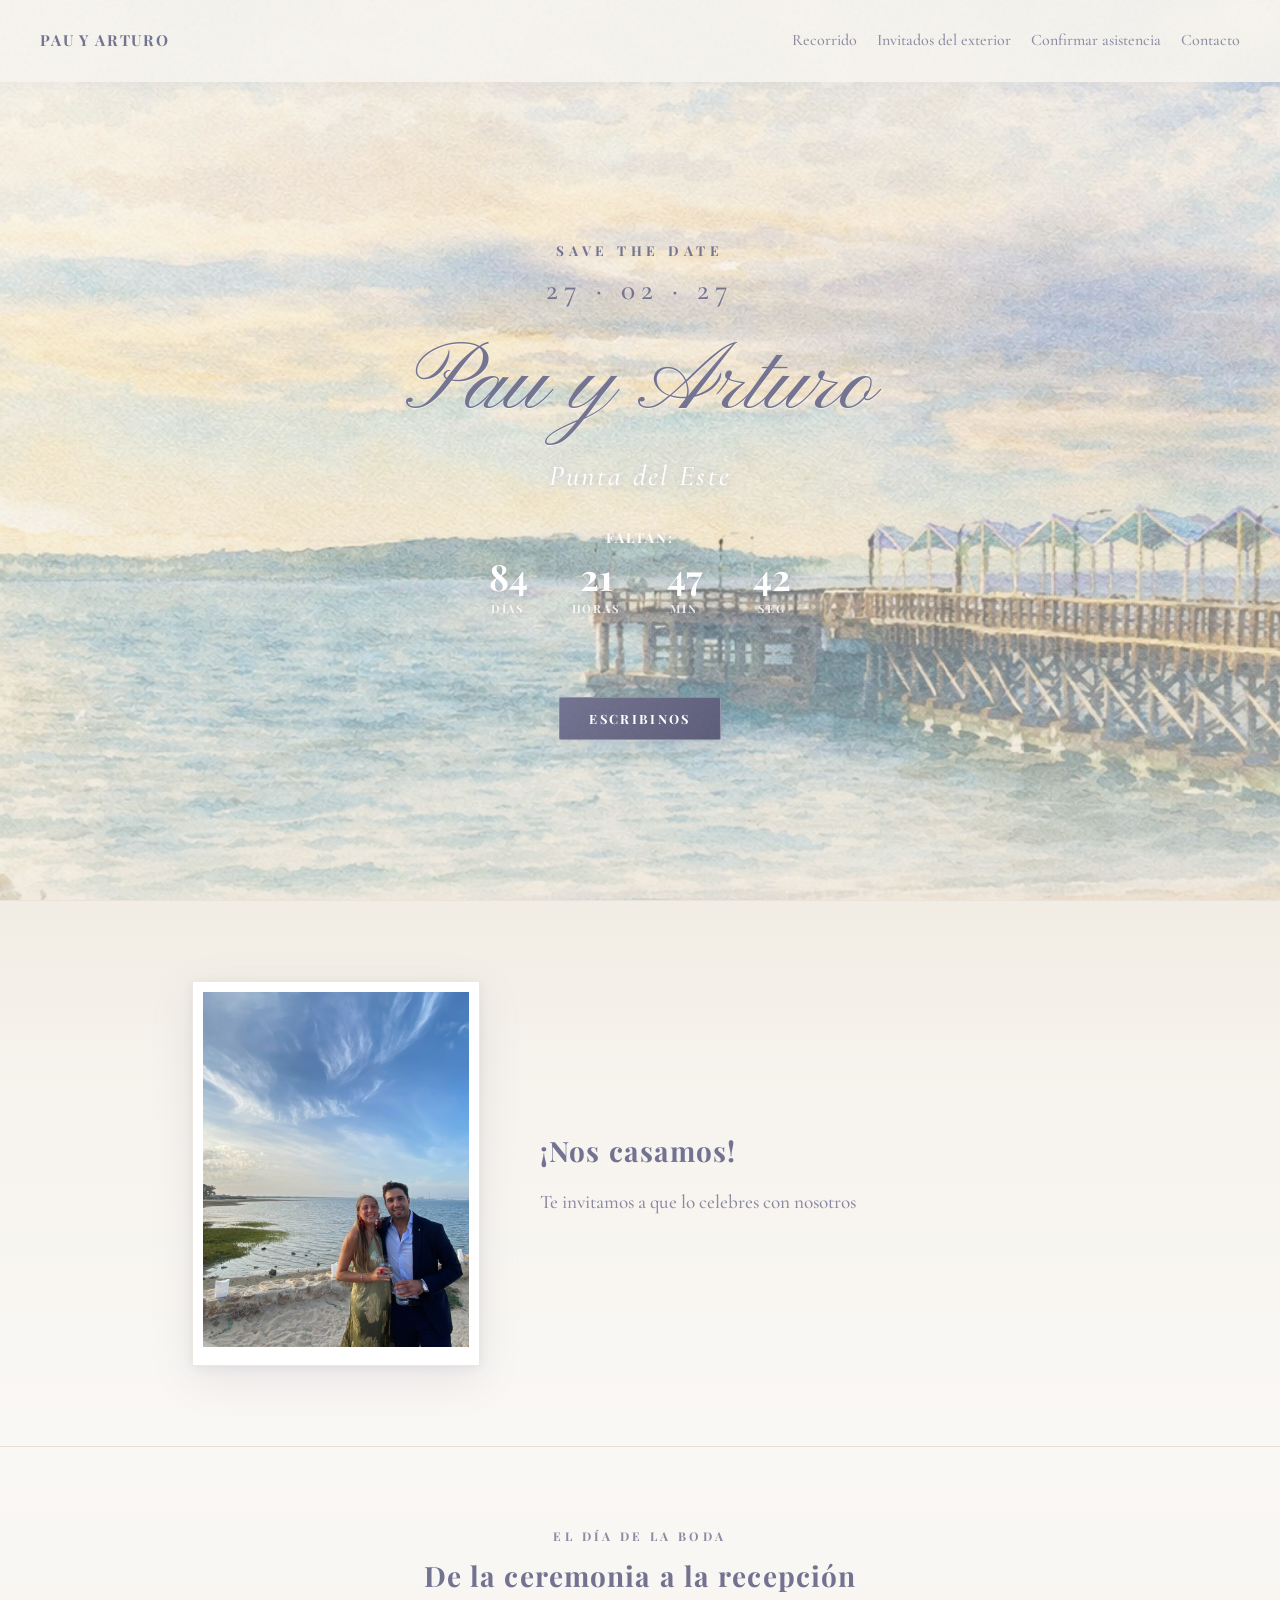
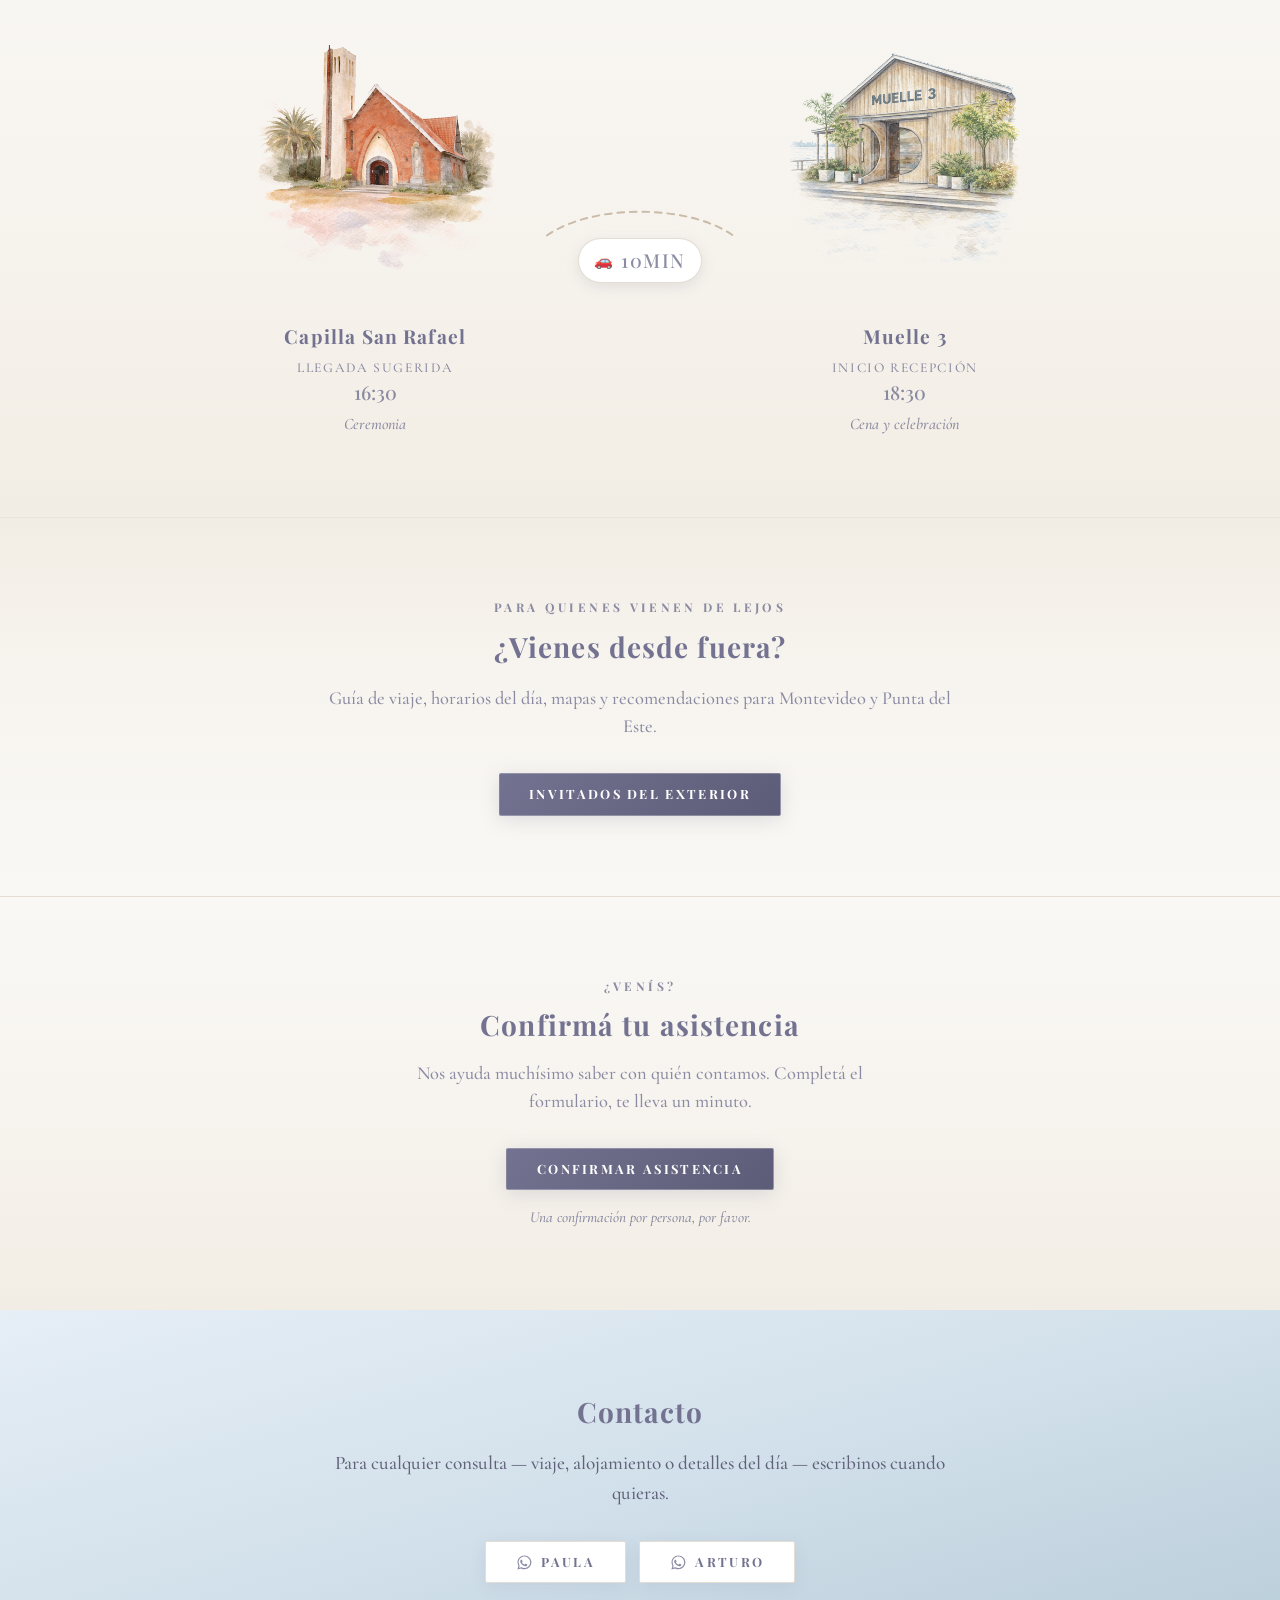
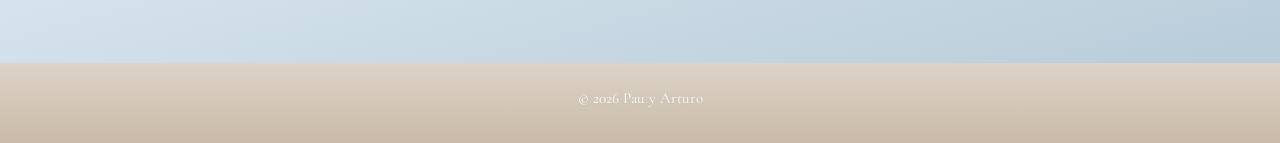
<file: index.html>
<!DOCTYPE html>
<html lang="es">
    <head>
        <meta charset="UTF-8">
        <meta name="viewport" content="width=device-width, initial-scale=1.0">
        <title>Pau y Arturo — Save the Date</title>
        <meta name="description" content="Save the date — Pau y Arturo. Punta del Este, 27 de febrero de 2027.">
        <link rel="preconnect" href="https://fonts.googleapis.com">
        <link rel="preconnect" href="https://fonts.gstatic.com" crossorigin>
        <link href="https://fonts.googleapis.com/css2?family=Cormorant+Garamond:ital,wght@0,400;0,500;0,600;0,700;1,400;1,500&family=Pinyon+Script&family=Playfair+Display:ital,wght@0,400;0,600;0,700;0,800;1,400;1,600&display=swap" rel="stylesheet">
        <link rel="stylesheet" href="style.css?v=3">
    </head>
    <body>
        <header class="site-header">
            <a href="index.html" class="site-tag">Pau y Arturo</a>
            <nav class="site-nav" aria-label="Principal">
                <a href="#journey">Recorrido</a>
                <a href="#invite-exterior">Invitados del exterior</a>
                <a href="#rsvp">Confirmar asistencia</a>
                <a href="#contact">Contacto</a>
            </nav>
        </header>
        <main>
            <section id="hero" class="hero" aria-label="Save the date">
                <div class="hero__inner">
                    <p class="hero__kicker">Save the date</p>
                    <p class="hero__date">27 · 02 · 27</p>
                    <h1 class="hero__names">Pau y Arturo</h1>
                    <p class="hero__place">Punta del Este</p>

                    <p class="countdown__intro">Faltan:</p>
                    <div class="countdown" id="countdown" aria-label="Cuenta regresiva para la boda">
                        <div class="countdown__item">
                            <span class="countdown__value" id="cd-days">00</span>
                            <span class="countdown__label">Días</span>
                        </div>
                        <div class="countdown__item">
                            <span class="countdown__value" id="cd-hours">00</span>
                            <span class="countdown__label">Horas</span>
                        </div>
                        <div class="countdown__item">
                            <span class="countdown__value" id="cd-minutes">00</span>
                            <span class="countdown__label">Min</span>
                        </div>
                        <div class="countdown__item">
                            <span class="countdown__value" id="cd-seconds">00</span>
                            <span class="countdown__label">Seg</span>
                        </div>
                    </div>

                    <a href="#contact" class="cta hero__cta">Escribinos</a>
                </div>
            </section>

            <section id="about" class="panel panel--cream">
                <div class="about-layout">
                    <figure class="photo-card">
                        <img
                            src="assets/pau-art-playa.jpg"
                            alt="Pau y Arturo en la playa"
                            width="768"
                            height="1024"
                            loading="lazy"
                            decoding="async"
                        >
                    </figure>
                    <div class="panel__content panel__content--about">
                        <h2>¡Nos casamos!</h2>
                        <p>Te invitamos a que lo celebres con nosotros</p>
                    </div>
                </div>
            </section>

            <!-- Journey: chapel → road → reception salon -->
            <section id="journey" class="panel panel--paper journey" aria-labelledby="journey-heading">
                <div class="journey__wrap">
                    <header class="section-intro">
                        <p class="section-intro__kicker">El día de la boda</p>
                        <h2 id="journey-heading">De la ceremonia a la recepción</h2>
                    </header>

                    <div class="journey__scene" aria-label="Recorrido de la capilla al salón">
                        <article class="journey__stop journey__stop--chapel">
                            <figure class="journey__figure">
                                <img
                                    src="assets/chapel.png"
                                    alt="Acuarela de la Capilla San Rafael"
                                    width="448"
                                    height="560"
                                    loading="lazy"
                                    decoding="async"
                                >
                            </figure>
                            <div class="journey__label">
                                <h3 class="journey__place">Capilla San Rafael</h3>
                                <p class="journey__time">
                                    <span class="journey__time-label">Llegada sugerida</span>
                                    <time datetime="2027-02-27T16:30">16:30</time>
                                </p>
                                <p class="journey__detail">Ceremonia</p>
                            </div>
                        </article>

                        <div class="journey__path journey__path--route" aria-hidden="true">
                            <svg class="journey__path-svg journey__path-svg--desktop" viewBox="0 0 400 100" preserveAspectRatio="xMidYMid meet">
                                <path
                                    class="journey__route"
                                    d="M 6 76 C 100 10, 300 10, 394 76"
                                    fill="none"
                                    stroke-width="4"
                                    stroke-dasharray="14 12"
                                />
                            </svg>
                            <svg class="journey__path-svg journey__path-svg--mobile" viewBox="0 0 80 200" preserveAspectRatio="xMidYMid meet">
                                <path
                                    class="journey__route"
                                    d="M 40 6 L 40 194"
                                    fill="none"
                                    stroke-width="4"
                                    stroke-dasharray="14 12"
                                />
                            </svg>
                            <p class="journey__drive-note">
                                <span class="journey__drive-icon" aria-hidden="true">🚗</span>
                                10min
                            </p>
                        </div>

                        <article class="journey__stop journey__stop--salon">
                            <figure class="journey__figure">
                                <img
                                    src="assets/salon.png"
                                    alt="Acuarela de Muelle 3, salón de recepción"
                                    width="448"
                                    height="560"
                                    loading="lazy"
                                    decoding="async"
                                >
                            </figure>
                            <div class="journey__label">
                                <h3 class="journey__place">Muelle 3</h3>
                                <p class="journey__time">
                                    <span class="journey__time-label">Inicio recepción</span>
                                    <time datetime="2027-02-27T18:30">18:30</time>
                                </p>
                                <p class="journey__detail">Cena y celebración</p>
                            </div>
                        </article>
                    </div>
                </div>
            </section>

            <section id="invite-exterior" class="panel panel--cream panel--invite" aria-labelledby="invite-exterior-heading">
                <div class="panel__content panel__content--invite">
                    <p class="section-intro__kicker">Para quienes vienen de lejos</p>
                    <h2 id="invite-exterior-heading">¿Vienes desde fuera?</h2>
                    <p>Guía de viaje, horarios del día, mapas y recomendaciones para Montevideo y Punta del Este.</p>
                    <a href="invitados-exterior.html" class="cta">Invitados del exterior</a>
                </div>
            </section>

            <section id="rsvp" class="panel panel--paper panel--rsvp" aria-labelledby="rsvp-heading">
                <div class="panel__content panel__content--rsvp">
                    <p class="section-intro__kicker">¿Venís?</p>
                    <h2 id="rsvp-heading">Confirmá tu asistencia</h2>
                    <p class="rsvp__lede">Nos ayuda muchísimo saber con quién contamos. Completá el formulario, te lleva un minuto.</p>
                    <!-- TODO: reemplazar por el link real del Google Form -->
                    <a href="https://forms.gle/PLACEHOLDER" class="cta cta--rsvp" target="_blank" rel="noopener">Confirmar asistencia</a>
                    <p class="rsvp__note">Una confirmación por persona, por favor.</p>
                </div>
            </section>

            <section id="contact" class="panel panel--mist">
                <div class="panel__content">
                    <h2>Contacto</h2>
                    <p>Para cualquier consulta — viaje, alojamiento o detalles del día — escribinos cuando quieras.</p>
                    <p class="contact-actions">
                        <a href="https://wa.me/34603473791" class="cta cta--light cta--whatsapp" target="_blank" rel="noopener">
                            <svg class="cta__icon" viewBox="0 0 24 24" aria-hidden="true"><path d="M12.04 2C6.58 2 2.13 6.45 2.13 11.91c0 1.79.47 3.51 1.36 5.03L2 22l5.25-1.38a9.9 9.9 0 0 0 4.79 1.22h.01c5.46 0 9.91-4.45 9.91-9.91 0-2.65-1.03-5.14-2.9-7.01A9.87 9.87 0 0 0 12.04 2zm0 1.67c2.19 0 4.25.85 5.79 2.4a8.2 8.2 0 0 1 2.41 5.84c0 4.55-3.7 8.25-8.25 8.25a8.2 8.2 0 0 1-4.19-1.15l-.3-.18-3.12.82.83-3.04-.2-.31a8.18 8.18 0 0 1-1.26-4.39c0-4.55 3.7-8.24 8.29-8.24zm-4.52 4.6c-.16 0-.42.06-.64.31s-.85.83-.85 2.03.87 2.36.99 2.52c.12.16 1.71 2.73 4.23 3.72 2.1.83 2.52.66 2.98.62.46-.04 1.48-.6 1.69-1.19.21-.58.21-1.08.15-1.19-.06-.11-.23-.17-.48-.3-.25-.12-1.48-.73-1.71-.81-.23-.08-.4-.12-.56.12-.16.25-.64.81-.79.98-.15.16-.29.18-.54.06-.25-.12-1.05-.39-2-1.23-.74-.66-1.24-1.48-1.39-1.73-.14-.25-.02-.38.11-.5.11-.11.25-.29.37-.43.12-.14.16-.25.25-.41.08-.16.04-.31-.02-.43-.06-.12-.56-1.35-.77-1.85-.2-.48-.4-.42-.56-.42h-.47z"/></svg>
                            Paula
                        </a>
                        <a href="https://wa.me/34699781002" class="cta cta--light cta--whatsapp" target="_blank" rel="noopener">
                            <svg class="cta__icon" viewBox="0 0 24 24" aria-hidden="true"><path d="M12.04 2C6.58 2 2.13 6.45 2.13 11.91c0 1.79.47 3.51 1.36 5.03L2 22l5.25-1.38a9.9 9.9 0 0 0 4.79 1.22h.01c5.46 0 9.91-4.45 9.91-9.91 0-2.65-1.03-5.14-2.9-7.01A9.87 9.87 0 0 0 12.04 2zm0 1.67c2.19 0 4.25.85 5.79 2.4a8.2 8.2 0 0 1 2.41 5.84c0 4.55-3.7 8.25-8.25 8.25a8.2 8.2 0 0 1-4.19-1.15l-.3-.18-3.12.82.83-3.04-.2-.31a8.18 8.18 0 0 1-1.26-4.39c0-4.55 3.7-8.24 8.29-8.24zm-4.52 4.6c-.16 0-.42.06-.64.31s-.85.83-.85 2.03.87 2.36.99 2.52c.12.16 1.71 2.73 4.23 3.72 2.1.83 2.52.66 2.98.62.46-.04 1.48-.6 1.69-1.19.21-.58.21-1.08.15-1.19-.06-.11-.23-.17-.48-.3-.25-.12-1.48-.73-1.71-.81-.23-.08-.4-.12-.56.12-.16.25-.64.81-.79.98-.15.16-.29.18-.54.06-.25-.12-1.05-.39-2-1.23-.74-.66-1.24-1.48-1.39-1.73-.14-.25-.02-.38.11-.5.11-.11.25-.29.37-.43.12-.14.16-.25.25-.41.08-.16.04-.31-.02-.43-.06-.12-.56-1.35-.77-1.85-.2-.48-.4-.42-.56-.42h-.47z"/></svg>
                            Arturo
                        </a>
                    </p>
                </div>
            </section>
        </main>
        <footer class="site-footer">
            <p>&copy; 2026 Pau y Arturo</p>
        </footer>
        <script>
            (function () {
                var target = new Date("2027-02-27T17:00:00-03:00").getTime();
                var daysEl = document.getElementById("cd-days");
                var hoursEl = document.getElementById("cd-hours");
                var minutesEl = document.getElementById("cd-minutes");
                var secondsEl = document.getElementById("cd-seconds");
                if (!daysEl) return;

                function pad(n) {
                    return String(n).padStart(2, "0");
                }

                function tick() {
                    var diff = target - Date.now();
                    if (diff <= 0) {
                        daysEl.textContent = "00";
                        hoursEl.textContent = "00";
                        minutesEl.textContent = "00";
                        secondsEl.textContent = "00";
                        clearInterval(timer);
                        return;
                    }
                    daysEl.textContent = pad(Math.floor(diff / 86400000));
                    hoursEl.textContent = pad(Math.floor((diff % 86400000) / 3600000));
                    minutesEl.textContent = pad(Math.floor((diff % 3600000) / 60000));
                    secondsEl.textContent = pad(Math.floor((diff % 60000) / 1000));
                }

                tick();
                var timer = setInterval(tick, 1000);
            })();
        </script>
    </body>
</html>
</file>
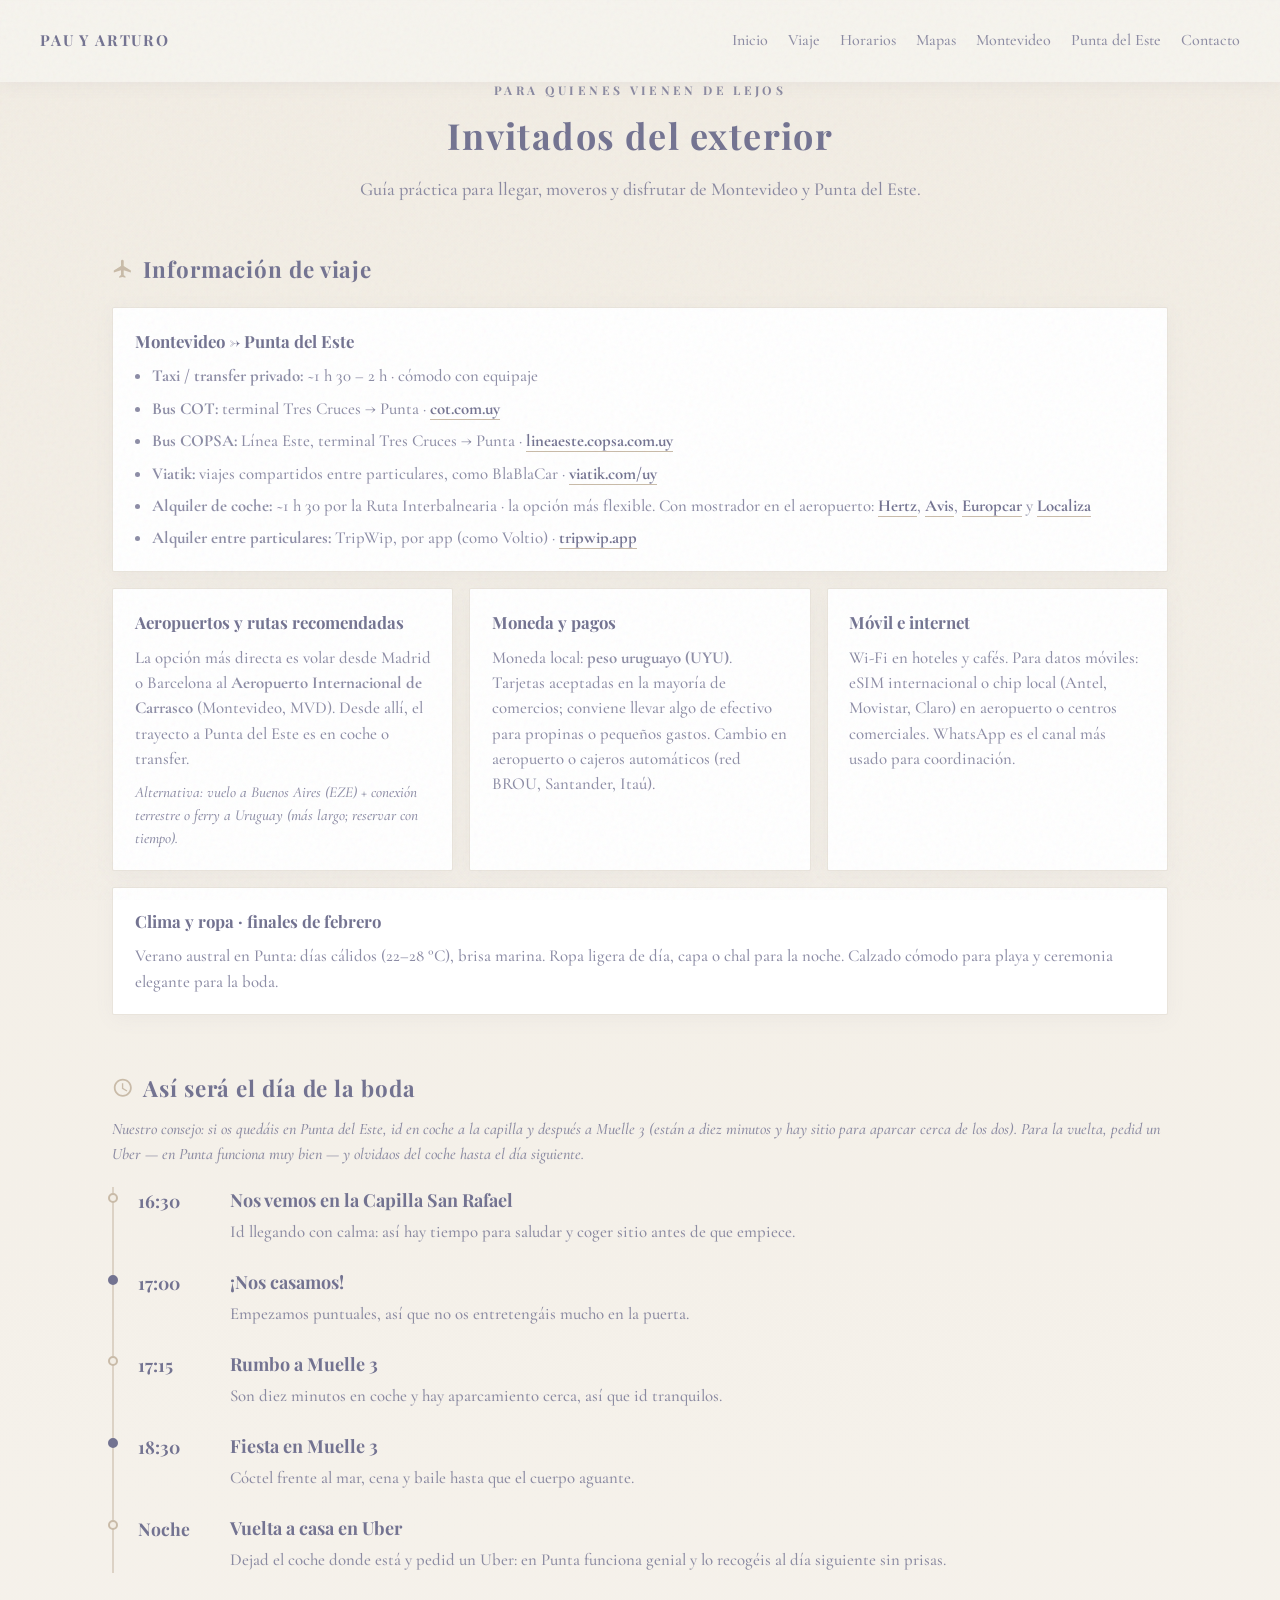
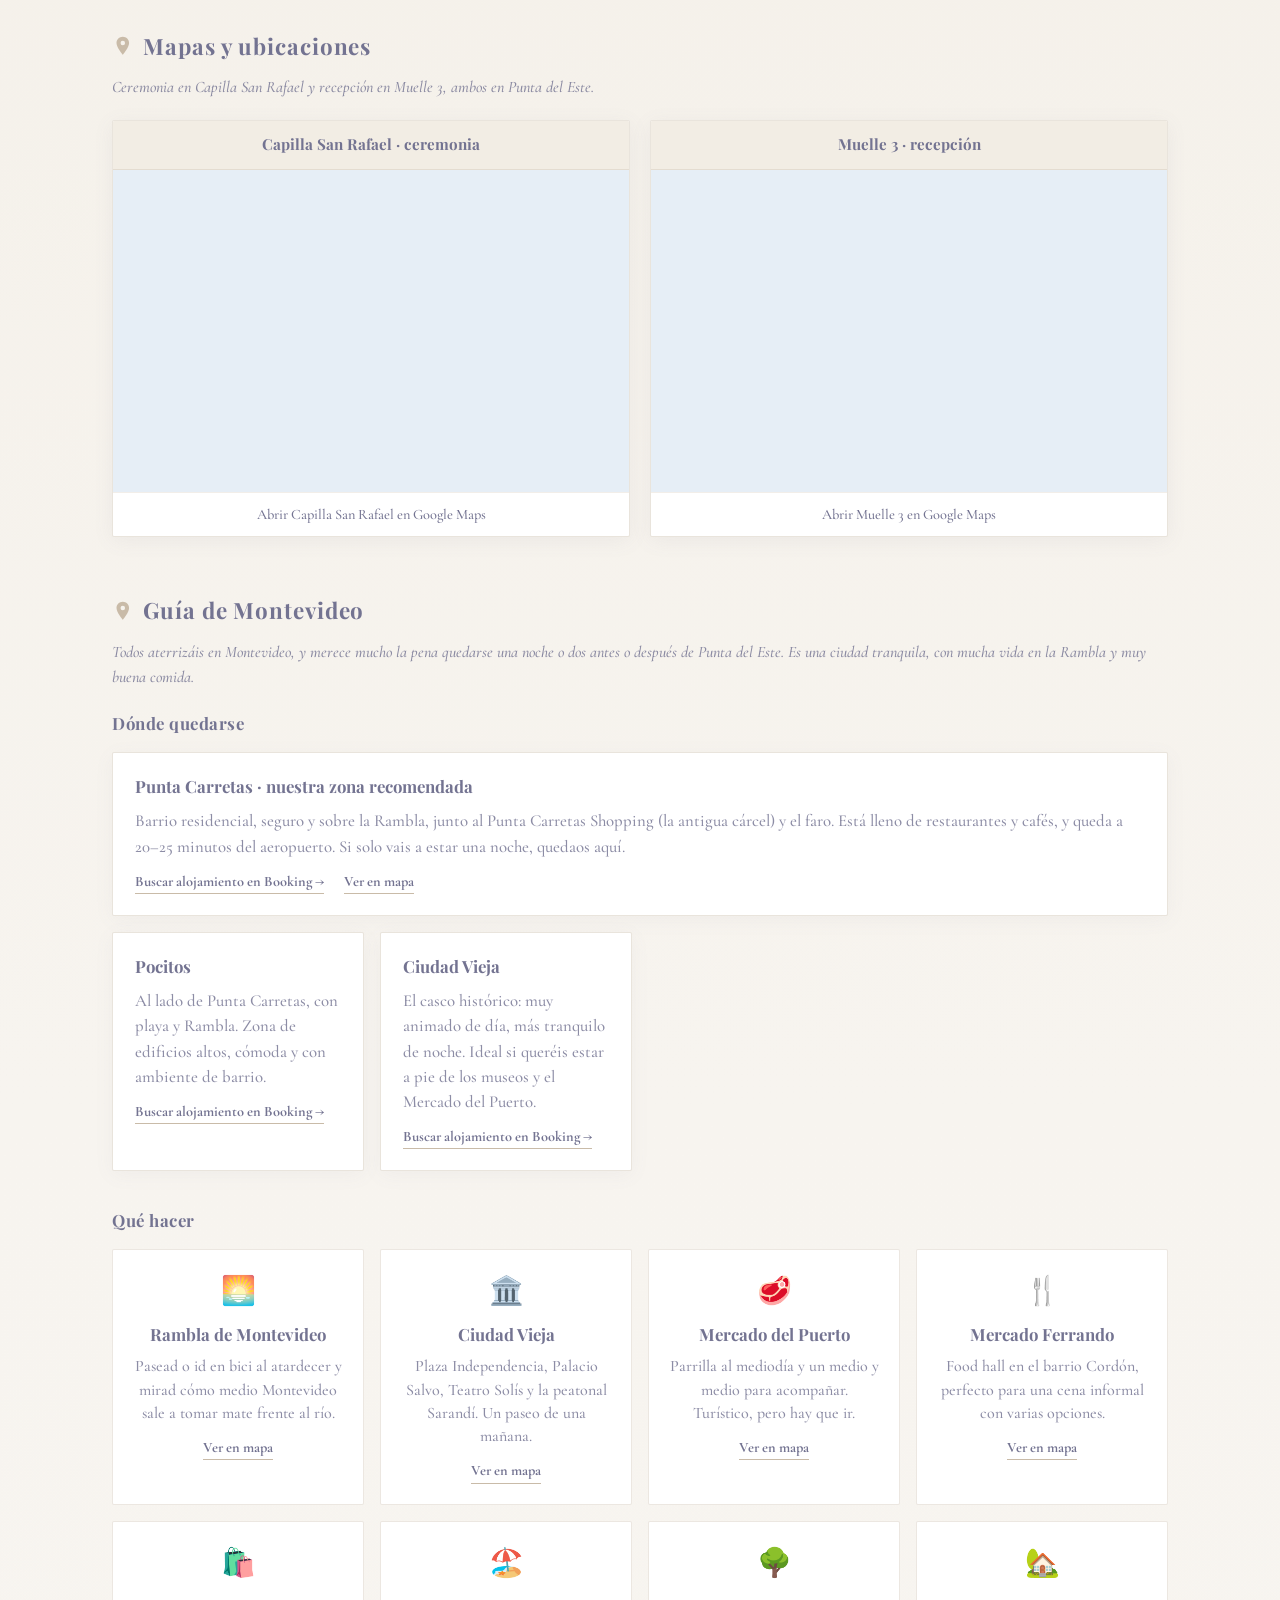
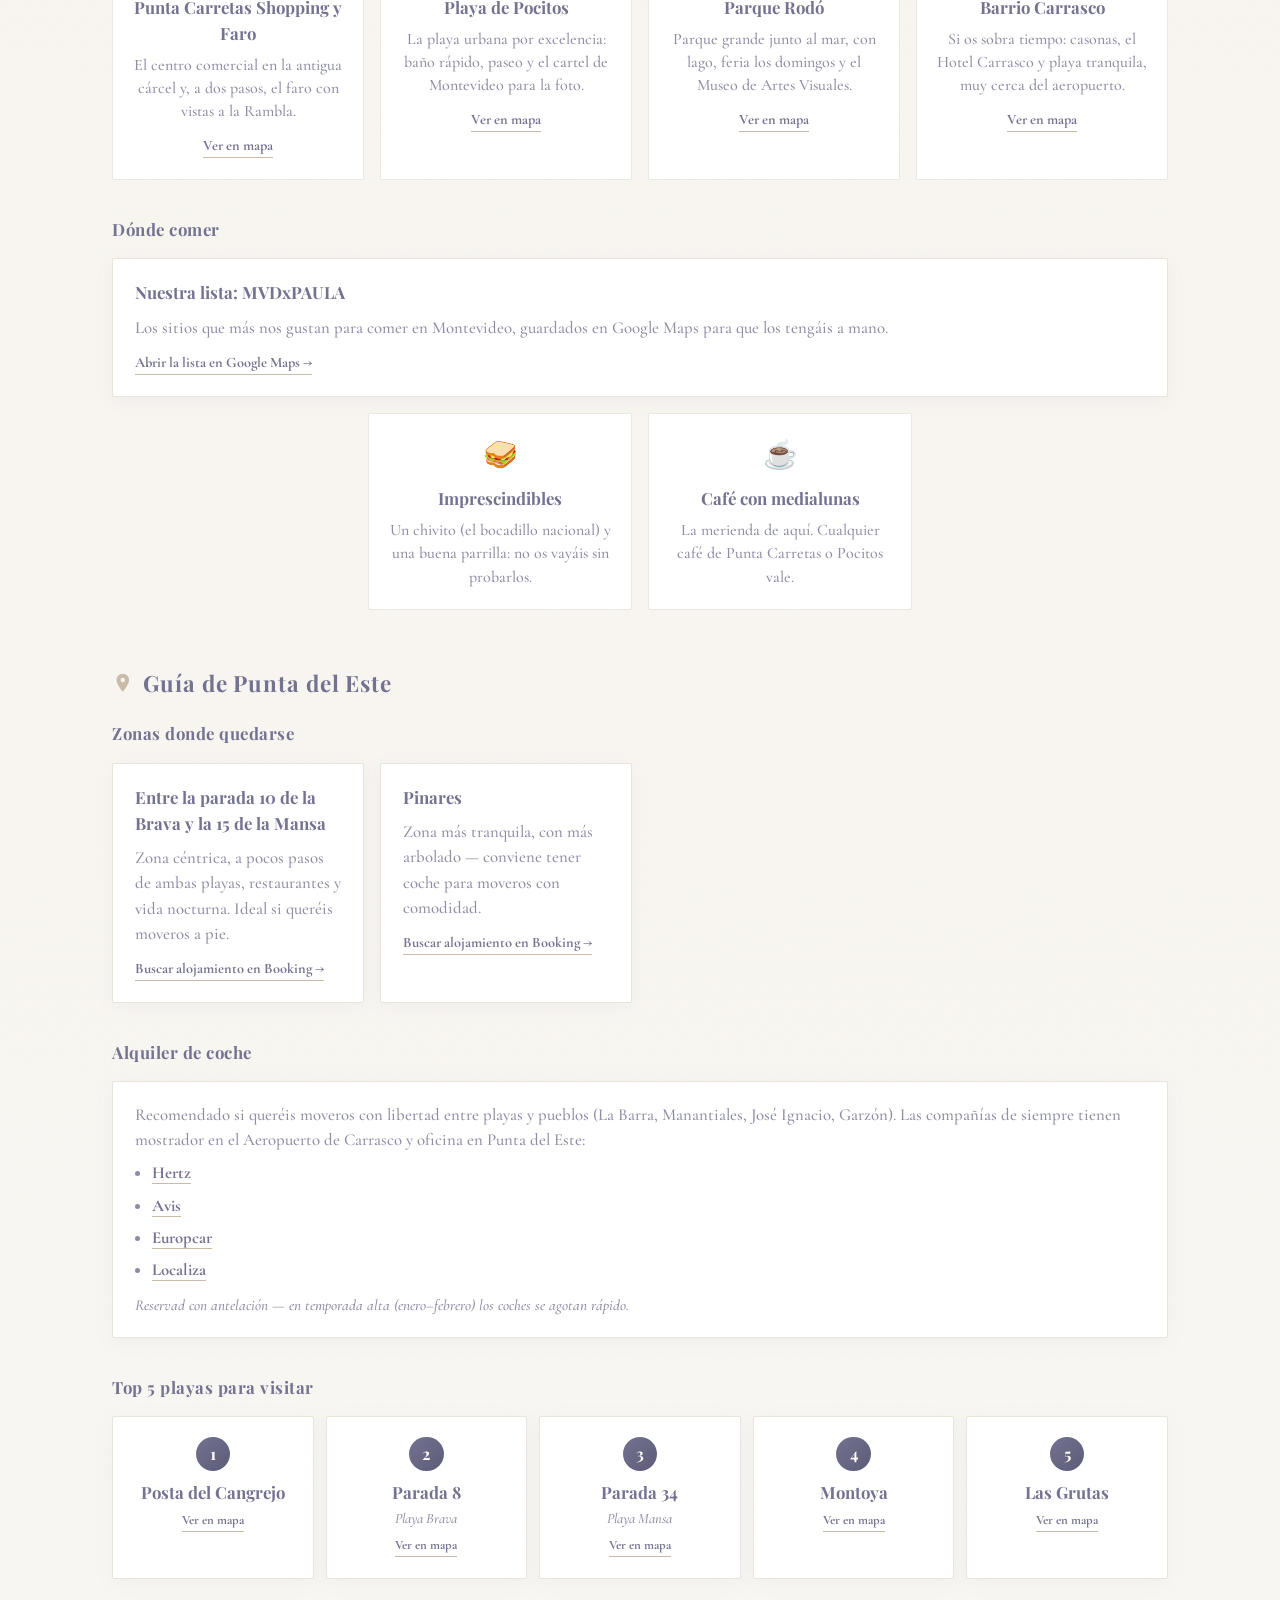
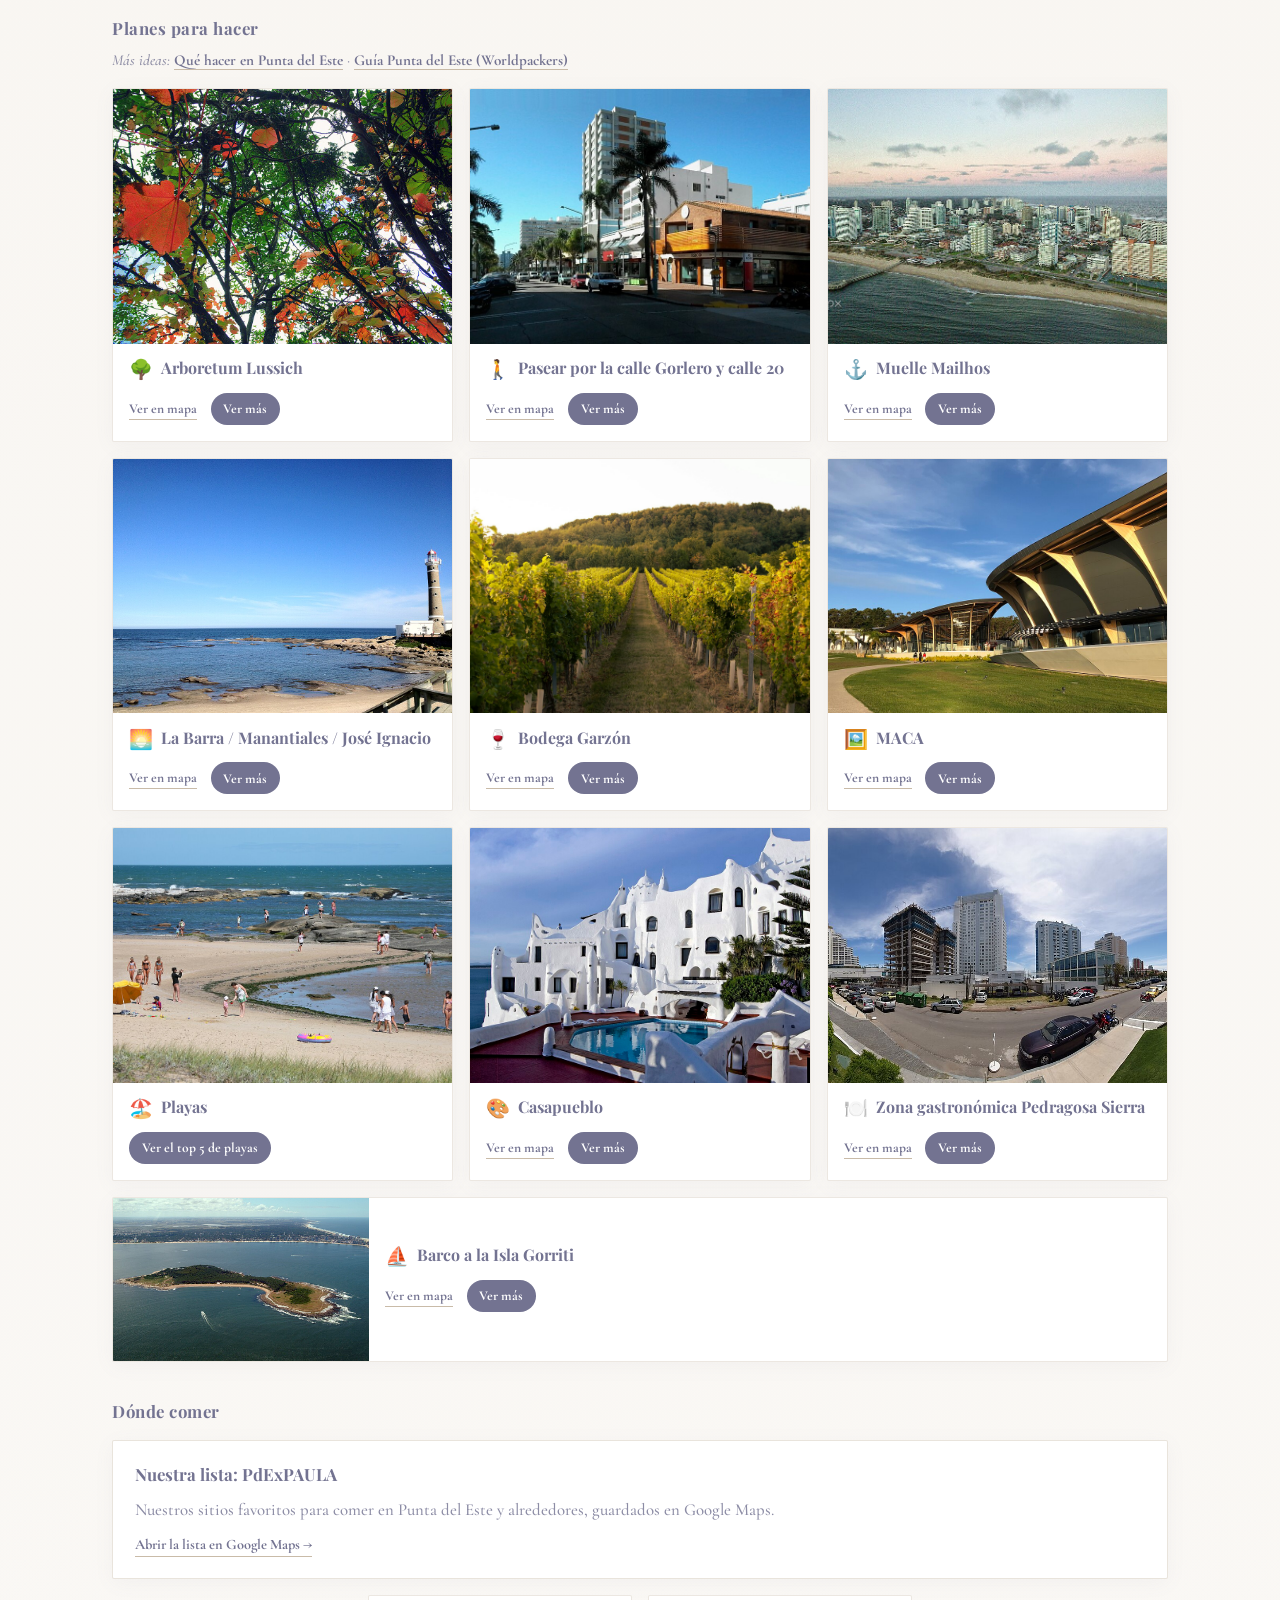
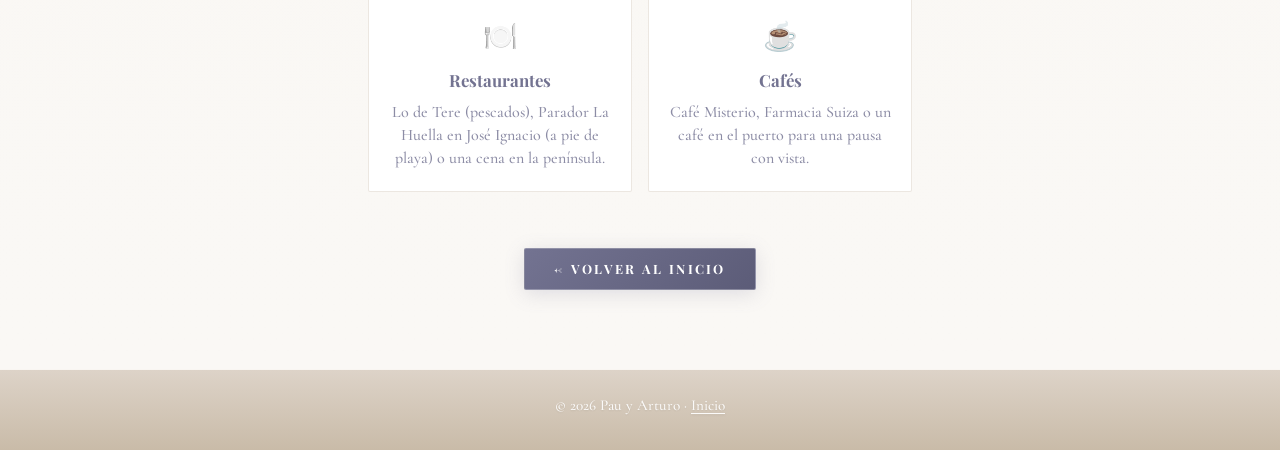
<file: invitados-exterior.html>
<!DOCTYPE html>
<html lang="es">
    <head>
        <meta charset="UTF-8">
        <meta name="viewport" content="width=device-width, initial-scale=1.0">
        <title>Invitados del exterior — Pau y Arturo</title>
        <meta name="description" content="Guía práctica para invitados que viajan desde el exterior a la boda en Punta del Este.">
        <link rel="preconnect" href="https://fonts.googleapis.com">
        <link rel="preconnect" href="https://fonts.gstatic.com" crossorigin>
        <link href="https://fonts.googleapis.com/css2?family=Cormorant+Garamond:ital,wght@0,400;0,500;0,600;0,700;1,400;1,500&family=Pinyon+Script&family=Playfair+Display:ital,wght@0,400;0,600;0,700;0,800;1,400;1,600&display=swap" rel="stylesheet">
        <link rel="stylesheet" href="style.css?v=3">
    </head>
    <body class="page-sub">
        <header class="site-header site-header--sub">
            <a href="index.html" class="site-tag">Pau y Arturo</a>
            <nav class="site-nav" aria-label="Principal">
                <a href="index.html">Inicio</a>
                <a href="#exterior-travel">Viaje</a>
                <a href="#exterior-schedule">Horarios</a>
                <a href="#exterior-maps">Mapas</a>
                <a href="#exterior-guide-mvd">Montevideo</a>
                <a href="#exterior-guide">Punta del Este</a>
                <a href="index.html#contact">Contacto</a>
            </nav>
        </header>
        <main>
            <section id="exterior-guests" class="panel panel--cream exterior-guests exterior-page" aria-labelledby="exterior-heading">
                <div class="exterior-guests__wrap">
                    <header class="section-intro section-intro--wide exterior-page__intro">
                        <p class="section-intro__kicker">Para quienes vienen de lejos</p>
                        <h1 id="exterior-heading">Invitados del exterior</h1>
                        <p class="section-intro__lede">
                            Guía práctica para llegar, moveros y disfrutar de Montevideo y Punta del Este.
                        </p>
                    </header>

                    <div class="exterior-block" id="exterior-travel">
                        <h2 class="exterior-block__title">
                            <svg class="icon" viewBox="0 0 24 24" aria-hidden="true"><path fill="currentColor" d="M21 16v-2l-8-5V3.5a1.5 1.5 0 0 0-3 0V9l-8 5v2l8-2.5V19l-2 1.5V22l3.5-1 3.5 1v-1.5L13 19v-5.5l8 2.5z"/></svg>
                            Información de viaje
                        </h2>
                        <div class="info-cards">
                            <article class="info-card info-card--wide">
                                <h3>Montevideo → Punta del Este</h3>
                                <ul class="info-list">
                                    <li><strong>Taxi / transfer privado:</strong> ~1 h 30 – 2 h · cómodo con equipaje</li>
                                    <li><strong>Bus COT:</strong> terminal Tres Cruces → Punta · <a href="https://www.cot.com.uy/" target="_blank" rel="noopener noreferrer">cot.com.uy</a></li>
                                    <li><strong>Bus COPSA:</strong> Línea Este, terminal Tres Cruces → Punta · <a href="https://lineaeste.copsa.com.uy/" target="_blank" rel="noopener noreferrer">lineaeste.copsa.com.uy</a></li>
                                    <li><strong>Viatik:</strong> viajes compartidos entre particulares, como BlaBlaCar · <a href="https://www.viatik.com/uy" target="_blank" rel="noopener noreferrer">viatik.com/uy</a></li>
                                    <li><strong>Alquiler de coche:</strong> ~1 h 30 por la Ruta Interbalnearia · la opción más flexible. Con mostrador en el aeropuerto: <a href="https://www.hertz.com.uy/" target="_blank" rel="noopener noreferrer">Hertz</a>, <a href="https://www.avis.com.uy/" target="_blank" rel="noopener noreferrer">Avis</a>, <a href="https://www.europcar.com.uy/" target="_blank" rel="noopener noreferrer">Europcar</a> y <a href="https://www.localiza.com/uruguay/es-uy" target="_blank" rel="noopener noreferrer">Localiza</a></li>
                                    <li><strong>Alquiler entre particulares:</strong> TripWip, por app (como Voltio) · <a href="https://tripwip.app/" target="_blank" rel="noopener noreferrer">tripwip.app</a></li>
                                </ul>
                            </article>
                            <article class="info-card">
                                <h3>Aeropuertos y rutas recomendadas</h3>
                                <p>La opción más directa es volar desde Madrid o Barcelona al <strong>Aeropuerto Internacional de Carrasco</strong> (Montevideo, MVD). Desde allí, el trayecto a Punta del Este es en coche o transfer.</p>
                                <p class="info-card__alt">Alternativa: vuelo a Buenos Aires (EZE) + conexión terrestre o ferry a Uruguay (más largo; reservar con tiempo).</p>
                            </article>
                            <article class="info-card">
                                <h3>Moneda y pagos</h3>
                                <p>Moneda local: <strong>peso uruguayo (UYU)</strong>. Tarjetas aceptadas en la mayoría de comercios; conviene llevar algo de efectivo para propinas o pequeños gastos. Cambio en aeropuerto o cajeros automáticos (red BROU, Santander, Itaú).</p>
                            </article>
                            <article class="info-card">
                                <h3>Móvil e internet</h3>
                                <p>Wi‑Fi en hoteles y cafés. Para datos móviles: eSIM internacional o chip local (Antel, Movistar, Claro) en aeropuerto o centros comerciales. WhatsApp es el canal más usado para coordinación.</p>
                            </article>
                            <article class="info-card info-card--wide">
                                <h3>Clima y ropa · finales de febrero</h3>
                                <p>Verano austral en Punta: días cálidos (22–28&nbsp;°C), brisa marina. Ropa ligera de día, capa o chal para la noche. Calzado cómodo para playa y ceremonia elegante para la boda.</p>
                            </article>
                        </div>
                    </div>

                    <div class="exterior-block" id="exterior-schedule">
                        <h2 class="exterior-block__title">
                            <svg class="icon" viewBox="0 0 24 24" aria-hidden="true"><path fill="currentColor" d="M11.99 2C6.47 2 2 6.48 2 12s4.47 10 9.99 10C17.52 22 22 17.52 22 12S17.52 2 11.99 2zM12 20c-4.42 0-8-3.58-8-8s3.58-8 8-8 8 3.58 8 8-3.58 8-8 8zm.5-13H11v6l5.25 3.15.75-1.23-4.5-2.67z"/></svg>
                            Así será el día de la boda
                        </h2>
                        <p class="exterior-block__note">Nuestro consejo: si os quedáis en Punta del Este, id en coche a la capilla y después a Muelle 3 (están a diez minutos y hay sitio para aparcar cerca de los dos). Para la vuelta, pedid un Uber — en Punta funciona muy bien — y olvidaos del coche hasta el día siguiente.</p>
                        <ol class="timeline" aria-label="Cronograma del día de la boda">
                            <li class="timeline__item">
                                <span class="timeline__time"><time datetime="2027-02-27T16:30">16:30</time></span>
                                <div class="timeline__body">
                                    <strong>Nos vemos en la Capilla San Rafael</strong>
                                    <p>Id llegando con calma: así hay tiempo para saludar y coger sitio antes de que empiece.</p>
                                </div>
                            </li>
                            <li class="timeline__item timeline__item--highlight">
                                <span class="timeline__time"><time datetime="2027-02-27T17:00">17:00</time></span>
                                <div class="timeline__body">
                                    <strong>¡Nos casamos!</strong>
                                    <p>Empezamos puntuales, así que no os entretengáis mucho en la puerta.</p>
                                </div>
                            </li>
                            <li class="timeline__item">
                                <span class="timeline__time"><time datetime="2027-02-27T17:15">17:15</time></span>
                                <div class="timeline__body">
                                    <strong>Rumbo a Muelle 3</strong>
                                    <p>Son diez minutos en coche y hay aparcamiento cerca, así que id tranquilos.</p>
                                </div>
                            </li>
                            <li class="timeline__item timeline__item--highlight">
                                <span class="timeline__time"><time datetime="2027-02-27T18:30">18:30</time></span>
                                <div class="timeline__body">
                                    <strong>Fiesta en Muelle 3</strong>
                                    <p>Cóctel frente al mar, cena y baile hasta que el cuerpo aguante.</p>
                                </div>
                            </li>
                            <li class="timeline__item">
                                <span class="timeline__time">Noche</span>
                                <div class="timeline__body">
                                    <strong>Vuelta a casa en Uber</strong>
                                    <p>Dejad el coche donde está y pedid un Uber: en Punta funciona genial y lo recogéis al día siguiente sin prisas.</p>
                                </div>
                            </li>
                        </ol>
                    </div>

                    <div class="exterior-block" id="exterior-maps">
                        <h2 class="exterior-block__title">
                            <svg class="icon" viewBox="0 0 24 24" aria-hidden="true"><path fill="currentColor" d="M12 2C8.13 2 5 5.13 5 9c0 5.25 7 13 7 13s7-7.75 7-13c0-3.87-3.13-7-7-7zm0 9.5a2.5 2.5 0 1 1 0-5 2.5 2.5 0 0 1 0 5z"/></svg>
                            Mapas y ubicaciones
                        </h2>
                        <p class="exterior-block__note">Ceremonia en Capilla San Rafael y recepción en Muelle 3, ambos en Punta del Este.</p>
                        <div class="map-grid">
                            <figure class="map-card">
                                <figcaption>Capilla San Rafael · ceremonia</figcaption>
                                <div class="map-card__embed">
                                    <iframe
                                        title="Mapa — Capilla San Rafael, Punta del Este"
                                        src="https://www.google.com/maps/embed?pb=!1m18!1m12!1m3!1d3304.894!2d-54.919289!3d-34.939393!2m3!1f0!2f0!3f0!3m2!1i1024!2i768!4f13.1!3m3!1m2!1s0x957504df61a4b523%3A0xe501a947608a6da9!2sCapilla%20San%20Rafael!5e0!3m2!1ses!2suy!4v1"
                                        loading="lazy"
                                        referrerpolicy="no-referrer-when-downgrade"
                                        allowfullscreen
                                    ></iframe>
                                </div>
                                <a class="map-card__link" href="https://www.google.com/maps/place/Capilla+San+Rafael/@-34.9393929,-54.9171143,17z" target="_blank" rel="noopener noreferrer">Abrir Capilla San Rafael en Google Maps</a>
                            </figure>
                            <figure class="map-card">
                                <figcaption>Muelle 3 · recepción</figcaption>
                                <div class="map-card__embed">
                                    <iframe
                                        title="Mapa — Muelle 3, Punta del Este"
                                        src="https://www.google.com/maps/embed?pb=!1m18!1m12!1m3!1d3304.5!2d-54.942968!3d-34.951861!2m3!1f0!2f0!3f0!3m2!1i1024!2i768!4f13.1!3m3!1m2!1s0x957505f090877059%3A0x15a00ff76290691e!2sMuelle%203!5e0!3m2!1ses!2suy!4v1"
                                        loading="lazy"
                                        referrerpolicy="no-referrer-when-downgrade"
                                        allowfullscreen
                                    ></iframe>
                                </div>
                                <a class="map-card__link" href="https://www.google.com/maps/place/Muelle+3/@-34.9518613,-54.9407932,17z" target="_blank" rel="noopener noreferrer">Abrir Muelle 3 en Google Maps</a>
                            </figure>
                        </div>
                    </div>

                    <div class="exterior-block" id="exterior-guide-mvd">
                        <h2 class="exterior-block__title">
                            <svg class="icon" viewBox="0 0 24 24" aria-hidden="true"><path fill="currentColor" d="M12 2C8.13 2 5 5.13 5 9c0 5.25 7 13 7 13s7-7.75 7-13c0-3.87-3.13-7-7-7zm0 9.5a2.5 2.5 0 1 1 0-5 2.5 2.5 0 0 1 0 5z"/></svg>
                            Guía de Montevideo
                        </h2>
                        <p class="exterior-block__note">Todos aterrizáis en Montevideo, y merece mucho la pena quedarse una noche o dos antes o después de Punta del Este. Es una ciudad tranquila, con mucha vida en la Rambla y muy buena comida.</p>

                        <div class="exterior-subblock" id="exterior-stay-mvd">
                            <h3 class="exterior-subblock__title">Dónde quedarse</h3>
                            <div class="info-cards">
                                <article class="info-card info-card--wide">
                                    <h4>Punta Carretas · nuestra zona recomendada</h4>
                                    <p>Barrio residencial, seguro y sobre la Rambla, junto al Punta Carretas Shopping (la antigua cárcel) y el faro. Está lleno de restaurantes y cafés, y queda a 20–25 minutos del aeropuerto. Si solo vais a estar una noche, quedaos aquí.</p>
                                    <a class="info-card__cta" href="https://www.booking.com/searchresults.html?ss=Punta+Carretas%2C+Montevideo%2C+Uruguay&checkin=2027-02-24&checkout=2027-02-26&group_adults=2&no_rooms=1" target="_blank" rel="noopener noreferrer">Buscar alojamiento en Booking →</a>
                                    <a class="info-card__cta" href="https://www.google.com/maps/search/?api=1&query=Punta+Carretas+Montevideo" target="_blank" rel="noopener noreferrer">Ver en mapa</a>
                                </article>
                                <article class="info-card">
                                    <h4>Pocitos</h4>
                                    <p>Al lado de Punta Carretas, con playa y Rambla. Zona de edificios altos, cómoda y con ambiente de barrio.</p>
                                    <a class="info-card__cta" href="https://www.booking.com/searchresults.html?ss=Pocitos%2C+Montevideo%2C+Uruguay&checkin=2027-02-24&checkout=2027-02-26&group_adults=2&no_rooms=1" target="_blank" rel="noopener noreferrer">Buscar alojamiento en Booking →</a>
                                </article>
                                <article class="info-card">
                                    <h4>Ciudad Vieja</h4>
                                    <p>El casco histórico: muy animado de día, más tranquilo de noche. Ideal si queréis estar a pie de los museos y el Mercado del Puerto.</p>
                                    <a class="info-card__cta" href="https://www.booking.com/searchresults.html?ss=Ciudad+Vieja%2C+Montevideo%2C+Uruguay&checkin=2027-02-24&checkout=2027-02-26&group_adults=2&no_rooms=1" target="_blank" rel="noopener noreferrer">Buscar alojamiento en Booking →</a>
                                </article>
                            </div>
                        </div>

                        <div class="exterior-subblock" id="exterior-todo-mvd">
                            <h3 class="exterior-subblock__title">Qué hacer</h3>
                            <div class="local-grid">
                                <article class="local-card">
                                    <span class="local-card__emoji" aria-hidden="true">🌅</span>
                                    <h4>Rambla de Montevideo</h4>
                                    <p>Pasead o id en bici al atardecer y mirad cómo medio Montevideo sale a tomar mate frente al río.</p>
                                    <a class="info-card__cta" href="https://www.google.com/maps/search/?api=1&query=Rambla+de+Montevideo" target="_blank" rel="noopener noreferrer">Ver en mapa</a>
                                </article>
                                <article class="local-card">
                                    <span class="local-card__emoji" aria-hidden="true">🏛️</span>
                                    <h4>Ciudad Vieja</h4>
                                    <p>Plaza Independencia, Palacio Salvo, Teatro Solís y la peatonal Sarandí. Un paseo de una mañana.</p>
                                    <a class="info-card__cta" href="https://www.google.com/maps/search/?api=1&query=Plaza+Independencia+Montevideo" target="_blank" rel="noopener noreferrer">Ver en mapa</a>
                                </article>
                                <article class="local-card">
                                    <span class="local-card__emoji" aria-hidden="true">🥩</span>
                                    <h4>Mercado del Puerto</h4>
                                    <p>Parrilla al mediodía y un medio y medio para acompañar. Turístico, pero hay que ir.</p>
                                    <a class="info-card__cta" href="https://www.google.com/maps/search/?api=1&query=Mercado+del+Puerto+Montevideo" target="_blank" rel="noopener noreferrer">Ver en mapa</a>
                                </article>
                                <article class="local-card">
                                    <span class="local-card__emoji" aria-hidden="true">🍴</span>
                                    <h4>Mercado Ferrando</h4>
                                    <p>Food hall en el barrio Cordón, perfecto para una cena informal con varias opciones.</p>
                                    <a class="info-card__cta" href="https://www.google.com/maps/search/?api=1&query=Mercado+Ferrando+Montevideo" target="_blank" rel="noopener noreferrer">Ver en mapa</a>
                                </article>
                                <article class="local-card">
                                    <span class="local-card__emoji" aria-hidden="true">🛍️</span>
                                    <h4>Punta Carretas Shopping y Faro</h4>
                                    <p>El centro comercial en la antigua cárcel y, a dos pasos, el faro con vistas a la Rambla.</p>
                                    <a class="info-card__cta" href="https://www.google.com/maps/search/?api=1&query=Faro+de+Punta+Carretas+Montevideo" target="_blank" rel="noopener noreferrer">Ver en mapa</a>
                                </article>
                                <article class="local-card">
                                    <span class="local-card__emoji" aria-hidden="true">🏖️</span>
                                    <h4>Playa de Pocitos</h4>
                                    <p>La playa urbana por excelencia: baño rápido, paseo y el cartel de Montevideo para la foto.</p>
                                    <a class="info-card__cta" href="https://www.google.com/maps/search/?api=1&query=Playa+Pocitos+Montevideo" target="_blank" rel="noopener noreferrer">Ver en mapa</a>
                                </article>
                                <article class="local-card">
                                    <span class="local-card__emoji" aria-hidden="true">🌳</span>
                                    <h4>Parque Rodó</h4>
                                    <p>Parque grande junto al mar, con lago, feria los domingos y el Museo de Artes Visuales.</p>
                                    <a class="info-card__cta" href="https://www.google.com/maps/search/?api=1&query=Parque+Rodo+Montevideo" target="_blank" rel="noopener noreferrer">Ver en mapa</a>
                                </article>
                                <article class="local-card">
                                    <span class="local-card__emoji" aria-hidden="true">🏡</span>
                                    <h4>Barrio Carrasco</h4>
                                    <p>Si os sobra tiempo: casonas, el Hotel Carrasco y playa tranquila, muy cerca del aeropuerto.</p>
                                    <a class="info-card__cta" href="https://www.google.com/maps/search/?api=1&query=Barrio+Carrasco+Montevideo" target="_blank" rel="noopener noreferrer">Ver en mapa</a>
                                </article>
                            </div>
                        </div>

                        <div class="exterior-subblock" id="exterior-food-mvd">
                            <h3 class="exterior-subblock__title">Dónde comer</h3>
                            <div class="info-cards">
                                <article class="info-card info-card--wide">
                                    <h4>Nuestra lista: MVDxPAULA</h4>
                                    <p>Los sitios que más nos gustan para comer en Montevideo, guardados en Google Maps para que los tengáis a mano.</p>
                                    <a class="info-card__cta" href="https://maps.app.goo.gl/5PNJu9ZSjzVcx5sZA?g_st=iw" target="_blank" rel="noopener noreferrer">Abrir la lista en Google Maps →</a>
                                </article>
                            </div>
                            <div class="local-grid local-grid--compact">
                                <article class="local-card">
                                    <span class="local-card__emoji" aria-hidden="true">🥪</span>
                                    <h4>Imprescindibles</h4>
                                    <p>Un chivito (el bocadillo nacional) y una buena parrilla: no os vayáis sin probarlos.</p>
                                </article>
                                <article class="local-card">
                                    <span class="local-card__emoji" aria-hidden="true">☕</span>
                                    <h4>Café con medialunas</h4>
                                    <p>La merienda de aquí. Cualquier café de Punta Carretas o Pocitos vale.</p>
                                </article>
                            </div>
                        </div>
                    </div>

                    <div class="exterior-block" id="exterior-guide">
                        <h2 class="exterior-block__title">
                            <svg class="icon" viewBox="0 0 24 24" aria-hidden="true"><path fill="currentColor" d="M12 2C8.13 2 5 5.13 5 9c0 5.25 7 13 7 13s7-7.75 7-13c0-3.87-3.13-7-7-7zm0 9.5a2.5 2.5 0 1 1 0-5 2.5 2.5 0 0 1 0 5z"/></svg>
                            Guía de Punta del Este
                        </h2>

                        <div class="exterior-subblock" id="exterior-stay">
                            <h3 class="exterior-subblock__title">Zonas donde quedarse</h3>
                            <div class="info-cards">
                                <article class="info-card">
                                    <h4>Entre la parada 10 de la Brava y la 15 de la Mansa</h4>
                                    <p>Zona céntrica, a pocos pasos de ambas playas, restaurantes y vida nocturna. Ideal si queréis moveros a pie.</p>
                                    <a class="info-card__cta" href="https://www.booking.com/searchresults.en-gb.html?ss=Punta+del+Este&ssne=Punta+del+Este&ssne_untouched=Punta+del+Este&efdco=1&label=gen173nr-10CAQoggJCHnNlYXJjaF9wdW50YSBkZWwgZXN0ZSwgdXJ1Z3VheUgzWARo7QGIAQGYATO4AQfIAQzYAQPoAQH4AQGIAgGoAgG4AvWur9MGwAIB0gIkYjVhOTk4YTYtZmQyZS00MTQ1LWJhNTYtMzYzNjFmNjAzN2Vh2AIB4AIB&aid=304142&lang=en-gb&sb=1&src_elem=sb&src=searchresults&dest_id=-908402&dest_type=city&checkin=2027-02-23&checkout=2027-03-03&group_adults=2&no_rooms=1&group_children=0#map_opened" target="_blank" rel="noopener noreferrer">Buscar alojamiento en Booking →</a>
                                </article>
                                <article class="info-card">
                                    <h4>Pinares</h4>
                                    <p>Zona más tranquila, con más arbolado — conviene tener coche para moveros con comodidad.</p>
                                    <a class="info-card__cta" href="https://www.booking.com/searchresults.html?ss=Pinares%2C+Punta+del+Este%2C+Uruguay#map_opened" target="_blank" rel="noopener noreferrer">Buscar alojamiento en Booking →</a>
                                </article>
                            </div>
                        </div>

                        <div class="exterior-subblock" id="exterior-car">
                            <h3 class="exterior-subblock__title">Alquiler de coche</h3>
                            <div class="info-cards">
                                <article class="info-card info-card--wide">
                                    <p>Recomendado si queréis moveros con libertad entre playas y pueblos (La Barra, Manantiales, José Ignacio, Garzón). Las compañías de siempre tienen mostrador en el Aeropuerto de Carrasco y oficina en Punta del Este:</p>
                                    <ul class="info-list">
                                        <li><a href="https://www.hertz.com.uy/" target="_blank" rel="noopener noreferrer">Hertz</a></li>
                                        <li><a href="https://www.avis.com.uy/" target="_blank" rel="noopener noreferrer">Avis</a></li>
                                        <li><a href="https://www.europcar.com.uy/" target="_blank" rel="noopener noreferrer">Europcar</a></li>
                                        <li><a href="https://www.localiza.com/uruguay/es-uy" target="_blank" rel="noopener noreferrer">Localiza</a></li>
                                    </ul>
                                    <p class="info-card__alt">Reservad con antelación — en temporada alta (enero–febrero) los coches se agotan rápido.</p>
                                </article>
                            </div>
                        </div>

                        <div class="exterior-subblock" id="exterior-beaches">
                            <h3 class="exterior-subblock__title">Top 5 playas para visitar</h3>
                            <ol class="rank-list">
                                <li class="rank-item">
                                    <span class="rank-item__num">1</span>
                                    <div class="rank-item__body">
                                        <h4>Posta del Cangrejo</h4>
                                        <a class="rank-item__map" href="https://www.google.com/maps/search/?api=1&query=Posta+del+Cangrejo+Punta+del+Este" target="_blank" rel="noopener noreferrer">Ver en mapa</a>
                                    </div>
                                </li>
                                <li class="rank-item">
                                    <span class="rank-item__num">2</span>
                                    <div class="rank-item__body">
                                        <h4>Parada 8</h4>
                                        <p>Playa Brava</p>
                                        <a class="rank-item__map" href="https://www.google.com/maps/search/?api=1&query=Parada+8+Playa+Brava+Punta+del+Este" target="_blank" rel="noopener noreferrer">Ver en mapa</a>
                                    </div>
                                </li>
                                <li class="rank-item">
                                    <span class="rank-item__num">3</span>
                                    <div class="rank-item__body">
                                        <h4>Parada 34</h4>
                                        <p>Playa Mansa</p>
                                        <a class="rank-item__map" href="https://www.google.com/maps/search/?api=1&query=Parada+34+Playa+Mansa+Punta+del+Este" target="_blank" rel="noopener noreferrer">Ver en mapa</a>
                                    </div>
                                </li>
                                <li class="rank-item">
                                    <span class="rank-item__num">4</span>
                                    <div class="rank-item__body">
                                        <h4>Montoya</h4>
                                        <a class="rank-item__map" href="https://www.google.com/maps/search/?api=1&query=Playa+Montoya+Punta+del+Este" target="_blank" rel="noopener noreferrer">Ver en mapa</a>
                                    </div>
                                </li>
                                <li class="rank-item">
                                    <span class="rank-item__num">5</span>
                                    <div class="rank-item__body">
                                        <h4>Las Grutas</h4>
                                        <a class="rank-item__map" href="https://www.google.com/maps/search/?api=1&query=Las+Grutas+Punta+del+Este" target="_blank" rel="noopener noreferrer">Ver en mapa</a>
                                    </div>
                                </li>
                            </ol>
                        </div>

                        <div class="exterior-subblock" id="exterior-plans">
                            <h3 class="exterior-subblock__title">Planes para hacer</h3>
                            <p class="exterior-subblock__links">
                                Más ideas: <a href="https://www.hoster.com.uy/post/actividades-punta-del-este" target="_blank" rel="noopener noreferrer">Qué hacer en Punta del Este</a> · <a href="https://www.worldpackers.com/es/articles/punta-del-este-uruguay-guia" target="_blank" rel="noopener noreferrer">Guía Punta del Este (Worldpackers)</a>
                            </p>
                            <ul class="plan-grid">
                                <li class="plan-card">
                                    <figure class="plan-card__figure">
                                        <img src="assets/activities/arboretum-lussich.jpg" alt="Arboretum Lussich" loading="lazy" decoding="async" onerror="this.closest('li').classList.add('plan-card--no-image'); this.remove();">
                                    </figure>
                                    <div class="plan-card__body">
                                        <h4 class="plan-card__title"><span class="plan-card__emoji" aria-hidden="true">🌳</span>Arboretum Lussich</h4>
                                        <div class="plan-card__actions">
                                            <a class="plan-card__action" href="https://www.google.com/maps/search/?api=1&query=Arboretum+Lussich+Punta+del+Este" target="_blank" rel="noopener noreferrer">Ver en mapa</a>
                                            <a class="plan-card__action plan-card__action--primary" href="https://arboretumlussich.uy/" target="_blank" rel="noopener noreferrer">Ver más</a>
                                        </div>
                                    </div>
                                </li>
                                <li class="plan-card">
                                    <figure class="plan-card__figure">
                                        <img src="assets/activities/gorlero.jpg" alt="Calle Gorlero" loading="lazy" decoding="async" onerror="this.closest('li').classList.add('plan-card--no-image'); this.remove();">
                                    </figure>
                                    <div class="plan-card__body">
                                        <h4 class="plan-card__title"><span class="plan-card__emoji" aria-hidden="true">🚶</span>Pasear por la calle Gorlero y calle 20</h4>
                                        <div class="plan-card__actions">
                                            <a class="plan-card__action" href="https://www.google.com/maps/search/?api=1&query=Avenida+Gorlero+Punta+del+Este" target="_blank" rel="noopener noreferrer">Ver en mapa</a>
                                            <a class="plan-card__action plan-card__action--primary" href="https://visitaruruguay.com/punta-del-este/avenida-gorlero/" target="_blank" rel="noopener noreferrer">Ver más</a>
                                        </div>
                                    </div>
                                </li>
                                <li class="plan-card">
                                    <figure class="plan-card__figure">
                                        <img src="assets/activities/muelle-mailhos.jpg" alt="Muelle Mailhos" loading="lazy" decoding="async" onerror="this.closest('li').classList.add('plan-card--no-image'); this.remove();">
                                    </figure>
                                    <div class="plan-card__body">
                                        <h4 class="plan-card__title"><span class="plan-card__emoji" aria-hidden="true">⚓</span>Muelle Mailhos</h4>
                                        <div class="plan-card__actions">
                                            <a class="plan-card__action" href="https://www.google.com/maps/search/?api=1&query=Muelle+Mailhos+Punta+del+Este" target="_blank" rel="noopener noreferrer">Ver en mapa</a>
                                            <a class="plan-card__action plan-card__action--primary" href="https://www.maldonado.gub.uy/noticias/muelle-mailhos-recordo-que-sigue-siendo-un-faro-punta-del-este" target="_blank" rel="noopener noreferrer">Ver más</a>
                                        </div>
                                    </div>
                                </li>
                                <li class="plan-card">
                                    <figure class="plan-card__figure">
                                        <img src="assets/activities/la-barra.jpg" alt="La Barra" loading="lazy" decoding="async" onerror="this.closest('li').classList.add('plan-card--no-image'); this.remove();">
                                    </figure>
                                    <div class="plan-card__body">
                                        <h4 class="plan-card__title"><span class="plan-card__emoji" aria-hidden="true">🌅</span>La Barra / Manantiales / José Ignacio</h4>
                                        <div class="plan-card__actions">
                                            <a class="plan-card__action" href="https://www.google.com/maps/search/?api=1&query=La+Barra+Punta+del+Este" target="_blank" rel="noopener noreferrer">Ver en mapa</a>
                                            <a class="plan-card__action plan-card__action--primary" href="https://espiritu-viajero.com/que-ver-jose-ignacio-laguna-garzon-uruguay/" target="_blank" rel="noopener noreferrer">Ver más</a>
                                        </div>
                                    </div>
                                </li>
                                <li class="plan-card">
                                    <figure class="plan-card__figure">
                                        <img src="assets/activities/bodega-garzon.jpg" alt="Bodega Garzón" loading="lazy" decoding="async" onerror="this.closest('li').classList.add('plan-card--no-image'); this.remove();">
                                    </figure>
                                    <div class="plan-card__body">
                                        <h4 class="plan-card__title"><span class="plan-card__emoji" aria-hidden="true">🍷</span>Bodega Garzón</h4>
                                        <div class="plan-card__actions">
                                            <a class="plan-card__action" href="https://www.google.com/maps/search/?api=1&query=Bodega+Garzon" target="_blank" rel="noopener noreferrer">Ver en mapa</a>
                                            <a class="plan-card__action plan-card__action--primary" href="https://bodegagarzon.com/" target="_blank" rel="noopener noreferrer">Ver más</a>
                                        </div>
                                    </div>
                                </li>
                                <li class="plan-card">
                                    <figure class="plan-card__figure">
                                        <img src="assets/activities/maca.jpg" alt="MACA — Museo de Arte Contemporáneo Atchugarry" loading="lazy" decoding="async" onerror="this.closest('li').classList.add('plan-card--no-image'); this.remove();">
                                    </figure>
                                    <div class="plan-card__body">
                                        <h4 class="plan-card__title"><span class="plan-card__emoji" aria-hidden="true">🖼️</span>MACA</h4>
                                        <div class="plan-card__actions">
                                            <a class="plan-card__action" href="https://www.google.com/maps/search/?api=1&query=MACA+Museo+de+Arte+Contemporaneo+Punta+del+Este" target="_blank" rel="noopener noreferrer">Ver en mapa</a>
                                            <a class="plan-card__action plan-card__action--primary" href="https://macamuseo.org/" target="_blank" rel="noopener noreferrer">Ver más</a>
                                        </div>
                                    </div>
                                </li>
                                <li class="plan-card">
                                    <figure class="plan-card__figure">
                                        <img src="assets/activities/playas.jpg" alt="Playas de Punta del Este" loading="lazy" decoding="async" onerror="this.closest('li').classList.add('plan-card--no-image'); this.remove();">
                                    </figure>
                                    <div class="plan-card__body">
                                        <h4 class="plan-card__title"><span class="plan-card__emoji" aria-hidden="true">🏖️</span>Playas</h4>
                                        <div class="plan-card__actions">
                                            <a class="plan-card__action plan-card__action--primary" href="#exterior-beaches">Ver el top 5 de playas</a>
                                        </div>
                                    </div>
                                </li>
                                <li class="plan-card">
                                    <figure class="plan-card__figure">
                                        <img src="assets/activities/casapueblo.jpg" alt="Casapueblo" loading="lazy" decoding="async" onerror="this.closest('li').classList.add('plan-card--no-image'); this.remove();">
                                    </figure>
                                    <div class="plan-card__body">
                                        <h4 class="plan-card__title"><span class="plan-card__emoji" aria-hidden="true">🎨</span>Casapueblo</h4>
                                        <div class="plan-card__actions">
                                            <a class="plan-card__action" href="https://www.google.com/maps/search/?api=1&query=Casapueblo+Punta+del+Este" target="_blank" rel="noopener noreferrer">Ver en mapa</a>
                                            <a class="plan-card__action plan-card__action--primary" href="https://casapueblo.com.uy/" target="_blank" rel="noopener noreferrer">Ver más</a>
                                        </div>
                                    </div>
                                </li>
                                <li class="plan-card">
                                    <figure class="plan-card__figure">
                                        <img src="assets/activities/pedragosa-sierra.jpg" alt="Zona gastronómica Pedragosa Sierra" loading="lazy" decoding="async" onerror="this.closest('li').classList.add('plan-card--no-image'); this.remove();">
                                    </figure>
                                    <div class="plan-card__body">
                                        <h4 class="plan-card__title"><span class="plan-card__emoji" aria-hidden="true">🍽️</span>Zona gastronómica Pedragosa Sierra</h4>
                                        <div class="plan-card__actions">
                                            <a class="plan-card__action" href="https://www.google.com/maps/search/?api=1&query=Pedragosa+Sierra+Punta+del+Este" target="_blank" rel="noopener noreferrer">Ver en mapa</a>
                                            <a class="plan-card__action plan-card__action--primary" href="https://gopunta.uy/noticias/2023/05/26/avenida-pedragosa-el-desarrollo-de-un-verdadero-paseo-gastronomico/" target="_blank" rel="noopener noreferrer">Ver más</a>
                                        </div>
                                    </div>
                                </li>
                                <li class="plan-card plan-card--wide plan-card--horizontal">
                                    <figure class="plan-card__figure">
                                        <img src="assets/activities/isla-gorriti.jpg" alt="Vista aérea de la Isla Gorriti" loading="lazy" decoding="async" onerror="this.closest('li').classList.add('plan-card--no-image'); this.remove();">
                                    </figure>
                                    <div class="plan-card__body">
                                        <h4 class="plan-card__title"><span class="plan-card__emoji" aria-hidden="true">⛵</span>Barco a la Isla Gorriti</h4>
                                        <div class="plan-card__actions">
                                            <a class="plan-card__action" href="https://www.google.com/maps/search/?api=1&query=Puerto+de+Punta+del+Este" target="_blank" rel="noopener noreferrer">Ver en mapa</a>
                                            <a class="plan-card__action plan-card__action--primary" href="https://www.islagorriti.com/" target="_blank" rel="noopener noreferrer">Ver más</a>
                                        </div>
                                    </div>
                                </li>
                            </ul>
                        </div>

                        <div class="exterior-subblock" id="exterior-food">
                            <h3 class="exterior-subblock__title">Dónde comer</h3>
                            <div class="info-cards">
                                <article class="info-card info-card--wide">
                                    <h4>Nuestra lista: PdExPAULA</h4>
                                    <p>Nuestros sitios favoritos para comer en Punta del Este y alrededores, guardados en Google Maps.</p>
                                    <a class="info-card__cta" href="https://maps.app.goo.gl/PCeZnmKwrywTJRzD8?g_st=iw" target="_blank" rel="noopener noreferrer">Abrir la lista en Google Maps →</a>
                                </article>
                            </div>
                            <div class="local-grid local-grid--compact">
                                <article class="local-card">
                                    <span class="local-card__emoji" aria-hidden="true">🍽️</span>
                                    <h4>Restaurantes</h4>
                                    <p>Lo de Tere (pescados), Parador La Huella en José Ignacio (a pie de playa) o una cena en la península.</p>
                                </article>
                                <article class="local-card">
                                    <span class="local-card__emoji" aria-hidden="true">☕</span>
                                    <h4>Cafés</h4>
                                    <p>Café Misterio, Farmacia Suiza o un café en el puerto para una pausa con vista.</p>
                                </article>
                            </div>
                        </div>
                    </div>

                    <p class="exterior-page__back">
                        <a href="index.html" class="cta cta--outline">← Volver al inicio</a>
                    </p>
                </div>
            </section>
        </main>
        <footer class="site-footer">
            <p>&copy; 2026 Pau y Arturo · <a href="index.html">Inicio</a></p>
        </footer>
    </body>
</html>
</file>
<file: style.css>
:root {
    --text-primary: #737391;
    --text-soft: rgba(115, 115, 145, 0.82);
    --cream: #f7f4ef;
    --cream-warm: #f2ede4;
    --paper: #faf8f5;
    --sky-mist: #e6eef6;
    --sea-pale: #d4e2ec;
    --sea-deep: #b8ccd9;
    --pier-tan: #c9bba8;
    --pier-light: #ddd3c8;
    --white: #ffffff;
    --hero-overlay: linear-gradient(
        180deg,
        rgba(247, 244, 239, 0.45) 0%,
        rgba(247, 244, 239, 0.22) 32%,
        rgba(235, 242, 248, 0.18) 52%,
        rgba(247, 244, 239, 0.42) 78%,
        rgba(242, 237, 230, 0.72) 100%
    );
    --font-serif-display: "Playfair Display", Georgia, serif;
    --font-serif-body: "Cormorant Garamond", "Times New Roman", serif;
    --font-script: "Pinyon Script", cursive;
    --font-size-base: 1.125rem;
    --space-section: clamp(3rem, 8vw, 5rem);
    --max-readable: 36rem;
}

*,
*::before,
*::after {
    box-sizing: border-box;
}

html {
    scroll-behavior: smooth;
}

[id] {
    scroll-margin-top: clamp(4.5rem, 10vw, 6rem);
}

body {
    margin: 0;
    font-family: var(--font-serif-body);
    font-size: var(--font-size-base);
    font-weight: 500;
    line-height: 1.55;
    color: var(--text-primary);
    background-color: var(--paper);
    min-height: 100vh;
}

/* Subtle paper grain */
body::before {
    content: "";
    position: fixed;
    inset: 0;
    pointer-events: none;
    opacity: 0.045;
    z-index: 9999;
    background-image: url("data:image/svg+xml,%3Csvg viewBox='0 0 256 256' xmlns='http://www.w3.org/2000/svg'%3E%3Cfilter id='n'%3E%3CfeTurbulence type='fractalNoise' baseFrequency='0.85' numOctaves='4' stitchTiles='stitch'/%3E%3C/filter%3E%3Crect width='100%25' height='100%25' filter='url(%23n)'/%3E%3C/svg%3E");
}

.site-header {
    position: fixed;
    top: 0;
    left: 0;
    right: 0;
    z-index: 100;
    display: flex;
    flex-wrap: wrap;
    align-items: center;
    justify-content: space-between;
    gap: 1rem;
    padding: clamp(1rem, 4vw, 1.75rem) clamp(1.25rem, 5vw, 2.5rem);
    background: rgba(247, 244, 239, 0.9);
    backdrop-filter: blur(10px);
    -webkit-backdrop-filter: blur(10px);
    box-shadow: 0 2px 16px rgba(115, 115, 145, 0.08);
}

.site-tag {
    margin: 0;
    font-family: var(--font-serif-display);
    font-size: 0.95rem;
    font-weight: 700;
    letter-spacing: 0.12em;
    text-transform: uppercase;
    color: var(--text-primary);
    text-decoration: none;
}

a.site-tag:hover,
a.site-tag:focus-visible {
    color: var(--text-primary);
    opacity: 0.85;
    outline: none;
}

/* Subpage (Invitados del exterior) */
.page-sub .site-header--sub {
    position: fixed;
}

.exterior-page {
    padding-top: clamp(8.5rem, 16vw, 10.5rem);
}

.exterior-page__intro {
    margin-bottom: clamp(2rem, 5vw, 2.75rem);
}

.exterior-page__intro h1 {
    margin: 0;
    font-family: var(--font-serif-display);
    font-size: clamp(1.75rem, 4.5vw, 2.25rem);
    font-weight: 700;
    letter-spacing: 0.04em;
}

.exterior-page__back {
    margin: 2.5rem 0 0;
    text-align: center;
}

.panel--invite {
    border-top: 1px solid rgba(201, 187, 168, 0.35);
}

.panel__content--invite {
    max-width: 32rem;
    margin: 0 auto;
    text-align: center;
}

.panel__content--invite .section-intro__kicker {
    margin-bottom: 0.5rem;
}

.panel__content--invite h2 {
    margin: 0 0 0.75rem;
    font-family: var(--font-serif-display);
    font-size: clamp(1.35rem, 3.5vw, 1.75rem);
    font-weight: 700;
}

.panel--invite .panel__content--invite p:not(.section-intro__kicker) {
    margin: 0 0 2rem;
    font-size: 1.15rem;
    font-weight: 500;
    color: var(--text-soft);
}

.cta--outline {
    background: transparent;
    color: var(--text-primary);
    border: 1.5px solid var(--pier-tan);
    box-shadow: none;
}

.cta--outline:hover,
.cta--outline:focus-visible {
    background: var(--cream-warm);
    box-shadow: 0 4px 16px rgba(115, 115, 145, 0.1);
}

.site-footer a {
    color: inherit;
    text-decoration: underline;
    text-underline-offset: 0.2em;
}

.site-footer a:hover,
.site-footer a:focus-visible {
    opacity: 0.9;
    outline: none;
}

.site-nav {
    display: flex;
    flex-wrap: wrap;
    gap: 1.25rem;
}

.site-nav a {
    font-family: var(--font-serif-body);
    font-size: 1rem;
    font-weight: 500;
    color: var(--text-soft);
    text-decoration: none;
    border-bottom: 1px solid transparent;
    transition: color 0.2s ease, border-color 0.2s ease;
}

.site-nav a:hover,
.site-nav a:focus-visible {
    color: var(--text-primary);
    border-bottom-color: var(--pier-tan);
    outline: none;
}

.hero {
    position: relative;
    min-height: 100vh;
    display: flex;
    align-items: center;
    justify-content: center;
    text-align: center;
    padding: clamp(5.5rem, 12vw, 7rem) 1.5rem var(--space-section);
    background-color: var(--cream);
    background-image: var(--hero-overlay), url("assets/hero-watercolor.png");
    background-size: cover;
    background-position: center 35%;
    background-repeat: no-repeat;
}

.hero__inner {
    position: relative;
    z-index: 1;
    max-width: 42rem;
    margin: 0 auto;
}

.hero__kicker {
    margin: 0 0 0.35rem;
    font-family: var(--font-serif-display);
    font-size: clamp(0.75rem, 2vw, 0.85rem);
    font-weight: 700;
    letter-spacing: 0.35em;
    text-transform: uppercase;
    color: var(--text-primary);
}

.hero__date {
    margin: 0 0 1.25rem;
    font-family: var(--font-serif-body);
    font-size: clamp(1.35rem, 4vw, 1.85rem);
    font-weight: 500;
    letter-spacing: 0.2em;
    color: var(--text-primary);
}

.hero__names {
    margin: 0 0 1rem;
    font-family: var(--font-script);
    font-size: clamp(3.5rem, 13vw, 6rem);
    font-weight: 400;
    line-height: 1.1;
    color: var(--text-primary);
    text-shadow: 0 1px 0 rgba(255, 255, 255, 0.6);
}

.hero__place {
    margin: 0 0 1.75rem;
    font-family: var(--font-serif-body);
    font-size: clamp(1.8rem, 4.25rem, 1.5rem);
    font-style: italic;
    font-weight: 500;
    letter-spacing: 0.08em;
    color: var(--white);
    text-shadow: 0 1px 8px rgba(115, 115, 145, 0.35);
}

.countdown__intro {
    margin: 0 0 0.6rem;
    font-family: var(--font-serif-display);
    font-size: 0.85rem;
    font-weight: 700;
    letter-spacing: 0.14em;
    text-transform: uppercase;
    color: var(--white);
    text-shadow: 0 1px 6px rgba(115, 115, 145, 0.3);
}

.countdown {
    display: flex;
    justify-content: center;
    gap: clamp(1rem, 4vw, 2.25rem);
    margin: 0 0 2rem;
}

.hero__cta {
    position: relative;
    top: clamp(1.5rem, 5vw, 3rem);
}

.countdown__item {
    display: flex;
    flex-direction: column;
    align-items: center;
    min-width: 3.25rem;
}

.countdown__value {
    font-family: var(--font-serif-display);
    font-size: clamp(1.5rem, 5vw, 2.25rem);
    font-weight: 700;
    line-height: 1;
    color: var(--white);
    text-shadow: 0 1px 8px rgba(115, 115, 145, 0.35);
    font-variant-numeric: tabular-nums;
}

.countdown__label {
    margin-top: 0.4rem;
    font-family: var(--font-serif-display);
    font-size: 0.7rem;
    font-weight: 700;
    letter-spacing: 0.16em;
    text-transform: uppercase;
    color: var(--white);
    opacity: 0.85;
    text-shadow: 0 1px 6px rgba(115, 115, 145, 0.3);
}

.hero__lede {
    margin: 0 auto 1.75rem;
    max-width: var(--max-readable);
    font-size: 1.15rem;
    font-weight: 500;
    color: var(--text-soft);
}

.cta {
    display: inline-block;
    padding: 0.65rem 1.85rem;
    font-family: var(--font-serif-display);
    font-size: 0.8rem;
    font-weight: 700;
    letter-spacing: 0.18em;
    text-transform: uppercase;
    text-decoration: none;
    color: var(--white);
    background: linear-gradient(
        135deg,
        var(--text-primary) 0%,
        #5c5c78 100%
    );
    border: 1px solid rgba(255, 255, 255, 0.25);
    border-radius: 2px;
    box-shadow: 0 4px 20px rgba(115, 115, 145, 0.2);
    transition: transform 0.2s ease, box-shadow 0.2s ease;
}

.cta:hover,
.cta:focus-visible {
    transform: translateY(-2px);
    box-shadow: 0 8px 28px rgba(115, 115, 145, 0.28);
    outline: none;
}

.panel {
    padding: var(--space-section) clamp(1.5rem, 6vw, 3rem);
}

.panel--cream {
    background: linear-gradient(
        180deg,
        var(--cream-warm) 0%,
        var(--cream) 40%,
        var(--paper) 100%
    );
    border-top: 1px solid rgba(201, 187, 168, 0.35);
}

.panel--paper {
    background: linear-gradient(
        180deg,
        var(--paper) 0%,
        var(--cream) 50%,
        var(--cream-warm) 100%
    );
    border-top: 1px solid rgba(201, 187, 168, 0.3);
}

.panel--mist {
    background: linear-gradient(
        165deg,
        var(--sky-mist) 0%,
        var(--sea-pale) 45%,
        var(--sea-deep) 100%
    );
    color: var(--text-primary);
}

.panel__content {
    max-width: 40rem;
    margin: 0 auto;
    text-align: center;
}

.about-layout {
    display: grid;
    grid-template-columns: 1fr;
    gap: clamp(2rem, 5vw, 3.5rem);
    align-items: center;
    max-width: 52rem;
    margin: 0 auto;
}

.photo-card {
    margin: 0 auto;
    max-width: min(20rem, 88vw);
    padding: 0.6rem 0.6rem 1.1rem;
    background: var(--white);
    box-shadow:
        0 12px 40px rgba(115, 115, 145, 0.14),
        0 2px 10px rgba(0, 0, 0, 0.06);
    border: 1px solid rgba(201, 187, 168, 0.35);
}

.photo-card img {
    display: block;
    width: 100%;
    height: auto;
}

.panel__content--about {
    max-width: 28rem;
}

@media (min-width: 768px) {
    .about-layout {
        grid-template-columns: minmax(14rem, 18rem) 1fr;
        gap: clamp(2.25rem, 5vw, 3.75rem);
        max-width: 56rem;
    }

    .photo-card {
        margin: 0;
        max-width: none;
    }

    .panel__content--about {
        margin: 0;
        text-align: left;
    }
}

.panel h2 {
    margin: 0 0 1rem;
    font-family: var(--font-serif-display);
    font-size: clamp(1.35rem, 3.5vw, 1.75rem);
    font-weight: 700;
    letter-spacing: 0.04em;
    color: var(--text-primary);
}

.panel p {
    margin: 0;
    font-size: 1.2rem;
    font-weight: 500;
    color: var(--text-soft);
}

.panel--mist p {
    color: rgba(80, 80, 105, 0.88);
}

.site-footer {
    padding: 1.5rem 1.25rem 2rem;
    text-align: center;
    font-family: var(--font-serif-body);
    font-size: 0.95rem;
    font-weight: 500;
    color: var(--text-soft);
    background: linear-gradient(
        180deg,
        var(--pier-light) 0%,
        var(--pier-tan) 100%
    );
}

.site-footer p {
    margin: 0;
    color: rgba(255, 255, 255, 0.92);
    text-shadow: 0 1px 2px rgba(0, 0, 0, 0.08);
}

@media (max-width: 768px) {
    .hero {
        align-items: center;
        justify-content: center;
        padding-top: clamp(7rem, 15vh, 10rem);
        padding-bottom: clamp(var(--space-section), 10vh, 6rem);
    }

    .hero__lede {
        display: none;
    }
}

@media (max-width: 480px) {
    .site-header {
        flex-direction: column;
        align-items: center;
        text-align: center;
    }

    .site-nav {
        justify-content: center;
    }

    .hero {
        padding-top: clamp(7.75rem, 18vh, 11rem);
        padding-bottom: clamp(var(--space-section), 12vh, 6.5rem);
    }

    .exterior-page {
        padding-top: clamp(9.5rem, 22vh, 13rem);
    }

    [id] {
        scroll-margin-top: clamp(9.5rem, 22vh, 13rem);
    }
}

@media (min-width: 481px) and (max-width: 767px) {
    .exterior-page {
        padding-top: clamp(8.5rem, 18vh, 10.5rem);
    }

    [id] {
        scroll-margin-top: clamp(8.5rem, 18vh, 10.5rem);
    }
}

/* —— Section intros —— */
.section-intro {
    max-width: 36rem;
    margin: 0 auto clamp(2rem, 5vw, 3rem);
    text-align: center;
}

.section-intro--wide {
    max-width: 42rem;
}

.section-intro h2 {
    margin: 0;
    font-family: var(--font-serif-display);
    font-size: clamp(1.35rem, 3.5vw, 1.75rem);
    font-weight: 700;
    letter-spacing: 0.04em;
}

.section-intro__kicker,
.panel .section-intro__kicker {
    margin: 0 0 0.5rem;
    font-family: var(--font-serif-display);
    font-size: 0.75rem;
    font-weight: 700;
    letter-spacing: 0.28em;
    text-transform: uppercase;
    color: var(--text-soft);
}

.section-intro__lede,
.panel .section-intro__lede {
    margin: 0.75rem 0 0;
    font-size: 1.15rem;
    font-weight: 500;
    color: var(--text-soft);
}

/* —— Journey: chapel → road → salon —— */
.journey__wrap {
    max-width: 58rem;
    margin: 0 auto;
}

.journey__scene {
    display: grid;
    grid-template-columns: 1fr;
    gap: 0.85rem;
    align-items: center;
    justify-items: center;
}

.journey__stop {
    display: flex;
    flex-direction: column;
    align-items: center;
    text-align: center;
    gap: 0.65rem;
}

.journey__figure {
    margin: 0;
    width: min(16rem, 78vw);
    aspect-ratio: 9 / 10;
    overflow: hidden;
    display: flex;
    align-items: center;
    justify-content: center;
    transition: transform 0.4s ease;
    background: transparent;
}

.journey__figure img {
    display: block;
    width: 100%;
    height: auto;
}

.journey__stop--salon .journey__figure {
    align-items: flex-start;
}

.journey__place {
    margin: 0 0 0.35rem;
    font-family: var(--font-serif-display);
    font-size: 1.2rem;
    font-weight: 700;
    letter-spacing: 0.06em;
}

.journey__time {
    margin: 0;
    font-family: var(--font-serif-display);
    font-size: 1.65rem;
    font-weight: 700;
    color: var(--text-primary);
}

.journey__time-label {
    display: block;
    font-family: var(--font-serif-body);
    font-size: 0.85rem;
    font-weight: 500;
    letter-spacing: 0.12em;
    text-transform: uppercase;
    color: var(--text-soft);
}

.journey__detail,
.panel .journey__detail {
    margin: 0.25rem 0 0;
    font-size: 1rem;
    font-style: italic;
    color: var(--text-soft);
}

.journey__path {
    position: relative;
    width: 100%;
    max-width: 4.5rem;
    margin: 0.25rem auto;
    padding: 0;
}

/* Minimal dashed route line */
.journey__path-svg {
    display: block;
    width: 100%;
    height: auto;
    overflow: visible;
}

.journey__path-svg--mobile {
    display: none;
    width: 4rem;
    margin: 0 auto;
    aspect-ratio: 2 / 5;
}

.journey__path-svg--desktop {
    display: block;
    width: 100%;
    aspect-ratio: 4 / 1;
    margin: 0;
}

.journey__route {
    stroke: var(--pier-tan);
    stroke-width: 4;
    stroke-linecap: round;
    animation: route-dash-march 1.4s linear infinite;
}

@keyframes route-dash-march {
    to {
        stroke-dashoffset: -52;
    }
}

.journey__drive-note {
    position: relative;
    left: 50%;
    transform: translateX(-50%);
    display: inline-flex;
    align-items: center;
    gap: 0.4rem;
    width: max-content;
    margin: 0.5rem 0 0;
    padding: 0.4rem 0.95rem;
    white-space: nowrap;
    font-family: var(--font-serif-display);
    font-size: 0.8rem;
    font-weight: 700;
    letter-spacing: 0.08em;
    text-transform: uppercase;
    color: var(--text-primary);
    background: var(--white);
    border: 1px solid rgba(201, 187, 168, 0.5);
    border-radius: 999px;
    box-shadow: 0 4px 14px rgba(115, 115, 145, 0.14);
}

.journey__drive-icon {
    font-size: 0.95rem;
    line-height: 1;
}

@media (min-width: 768px) {
    .journey__scene {
        grid-template-columns: minmax(11rem, 1fr) minmax(8rem, 12rem) minmax(11rem, 1fr);
        gap: 0;
        align-items: center;
        justify-content: center;
        column-gap: 1.1rem;
        max-width: 52rem;
        margin-inline: auto;
    }

    .journey__stop--chapel,
    .journey__stop--salon {
        margin: 0;
    }

    .journey__path {
        align-self: center;
        max-width: 12rem;
        margin: 0;
        padding-bottom: 2.25rem;
    }

    .journey__figure {
        width: min(14rem, 21vw);
    }

    .journey__drive-note {
        position: absolute;
        left: 50%;
        bottom: 0;
        transform: translateX(-50%);
        width: max-content;
        margin: 0;
    }
}

@media (max-width: 767px) {
    .journey__path-svg--desktop {
        display: none;
    }

    .journey__path-svg--mobile {
        display: block;
        aspect-ratio: 2 / 3;
    }

    .journey__path {
        max-width: 4.25rem;
        margin: 0.35rem auto;
        padding-bottom: 0;
    }

    .journey__figure {
        width: min(14rem, 72vw);
    }
}

@media (min-width: 960px) {
    .journey__figure {
        width: 15rem;
    }

    .journey__stop:hover .journey__figure {
        transform: translateY(-4px);
    }
}

/* —— exterior guests section —— */
.exterior-guests__wrap {
    max-width: 66rem;
    margin: 0 auto;
}

.exterior-block {
    margin-bottom: clamp(2.5rem, 6vw, 3.5rem);
}

.exterior-block:last-child {
    margin-bottom: 0;
}

.exterior-block__title,
.exterior-block h2.exterior-block__title {
    display: flex;
    align-items: center;
    gap: 0.6rem;
    margin: 0 0 1.25rem;
    font-family: var(--font-serif-display);
    font-size: clamp(1.15rem, 3vw, 1.4rem);
    font-weight: 700;
    letter-spacing: 0.04em;
}

.exterior-block__title .icon {
    width: 1.35rem;
    height: 1.35rem;
    flex-shrink: 0;
    color: var(--pier-tan);
}

.exterior-block__note,
.panel .exterior-block__note {
    margin: -0.5rem 0 1.25rem;
    font-size: 1rem;
    font-style: italic;
    color: var(--text-soft);
}

/* Info cards */
.info-cards {
    display: grid;
    grid-template-columns: 1fr;
    gap: 1rem;
}

.info-card {
    padding: 1.25rem 1.35rem;
    background: var(--white);
    border: 1px solid rgba(201, 187, 168, 0.4);
    border-radius: 2px;
    box-shadow: 0 4px 20px rgba(115, 115, 145, 0.06);
    transition: box-shadow 0.25s ease, transform 0.25s ease;
}

.info-card:hover {
    box-shadow: 0 8px 28px rgba(115, 115, 145, 0.1);
    transform: translateY(-2px);
}

.info-card h3,
.info-card h4 {
    margin: 0 0 0.6rem;
    font-family: var(--font-serif-display);
    font-size: 1.05rem;
    font-weight: 700;
}

.info-card p,
.info-card__alt {
    margin: 0;
    font-size: 1.05rem;
    font-weight: 500;
    color: var(--text-soft);
    line-height: 1.5;
}

.info-card__alt,
.info-card .info-card__alt {
    margin-top: 0.65rem;
    font-size: 0.95rem;
    font-style: italic;
}

.info-list {
    margin: 0;
    padding-left: 1.1rem;
    font-size: 1.05rem;
    font-weight: 500;
    color: var(--text-soft);
}

.info-list li {
    margin-bottom: 0.4rem;
}

.info-list li:last-child {
    margin-bottom: 0;
}

.info-list a {
    color: var(--text-primary);
    font-weight: 700;
    text-decoration: none;
    border-bottom: 1px solid var(--pier-tan);
    transition: opacity 0.2s ease;
}

.info-list a:hover,
.info-list a:focus-visible {
    opacity: 0.7;
    outline: none;
}

@media (min-width: 640px) {
    .info-cards {
        grid-template-columns: repeat(2, 1fr);
    }

    .info-card--wide {
        grid-column: 1 / -1;
    }
}

@media (min-width: 1024px) {
    .info-cards {
        grid-template-columns: repeat(4, 1fr);
    }

    #exterior-travel .info-cards {
        grid-template-columns: repeat(3, 1fr);
    }
}

/* Guide subblocks (beaches, stay, plans, car) */
.exterior-subblock {
    margin-bottom: clamp(1.75rem, 4vw, 2.25rem);
}

.exterior-subblock:last-child {
    margin-bottom: 0;
}

.exterior-subblock__title {
    margin: 0 0 1rem;
    font-family: var(--font-serif-display);
    font-size: 1.05rem;
    font-weight: 700;
    letter-spacing: 0.03em;
    color: var(--text-primary);
}

.info-card__cta {
    display: inline-block;
    margin-top: 0.75rem;
    font-size: 0.9rem;
    font-weight: 700;
    color: var(--text-primary);
    text-decoration: none;
    border-bottom: 1px solid var(--pier-tan);
    transition: opacity 0.2s ease;
}

.info-card__cta:hover,
.info-card__cta:focus-visible {
    opacity: 0.7;
    outline: none;
}

/* Rank list (top 5 beaches) */
.rank-list {
    list-style: none;
    margin: 0;
    padding: 0;
    display: grid;
    grid-template-columns: 1fr;
    gap: 0.75rem;
}

.rank-item {
    display: flex;
    align-items: center;
    gap: 1rem;
    padding: 0.9rem 1.1rem;
    background: var(--white);
    border: 1px solid rgba(201, 187, 168, 0.4);
    border-radius: 2px;
    box-shadow: 0 4px 20px rgba(115, 115, 145, 0.06);
    transition: box-shadow 0.25s ease, transform 0.25s ease;
}

.rank-item:hover {
    box-shadow: 0 8px 28px rgba(115, 115, 145, 0.1);
    transform: translateY(-2px);
}

.rank-item__num {
    flex-shrink: 0;
    display: flex;
    align-items: center;
    justify-content: center;
    width: 2.15rem;
    height: 2.15rem;
    font-family: var(--font-serif-display);
    font-size: 1rem;
    font-weight: 700;
    color: var(--white);
    background: linear-gradient(135deg, var(--text-primary) 0%, #5c5c78 100%);
    border-radius: 50%;
}

.rank-item__body h4 {
    margin: 0;
    font-family: var(--font-serif-display);
    font-size: 1.05rem;
    font-weight: 700;
    color: var(--text-primary);
}

.rank-item__body p {
    margin: 0.15rem 0 0;
    font-size: 0.9rem;
    font-style: italic;
    color: var(--text-soft);
}

.rank-item__map {
    display: inline-block;
    margin-top: 0.35rem;
    font-size: 0.8rem;
    font-weight: 700;
    color: var(--text-primary);
    text-decoration: none;
    border-bottom: 1px solid var(--pier-tan);
    transition: opacity 0.2s ease;
}

.rank-item__map:hover,
.rank-item__map:focus-visible {
    opacity: 0.7;
    outline: none;
}

@media (min-width: 560px) {
    .rank-list {
        grid-template-columns: repeat(2, 1fr);
    }
}

@media (min-width: 960px) {
    .rank-list {
        grid-template-columns: repeat(5, 1fr);
    }

    .rank-item {
        flex-direction: column;
        text-align: center;
        gap: 0.5rem;
        padding: 1.25rem 0.85rem;
    }
}

/* Plan grid (things to do) */
.exterior-subblock__links,
.panel .exterior-subblock__links {
    margin: -0.5rem 0 1rem;
    font-size: 0.95rem;
    font-style: italic;
    color: var(--text-soft);
}

.exterior-subblock__links a {
    color: var(--text-primary);
    font-style: normal;
    font-weight: 700;
    text-decoration: none;
    border-bottom: 1px solid var(--pier-tan);
}

.exterior-subblock__links a:hover,
.exterior-subblock__links a:focus-visible {
    opacity: 0.7;
    outline: none;
}

.plan-grid {
    list-style: none;
    margin: 0;
    padding: 0;
    display: grid;
    grid-template-columns: 1fr;
    gap: 1rem;
}

.plan-card {
    display: flex;
    flex-direction: column;
    background: var(--white);
    border: 1px solid rgba(201, 187, 168, 0.35);
    border-radius: 2px;
    overflow: hidden;
    box-shadow: 0 4px 20px rgba(115, 115, 145, 0.06);
    transition: transform 0.25s ease, box-shadow 0.25s ease;
}

.plan-card:hover {
    transform: translateY(-2px);
    box-shadow: 0 8px 28px rgba(115, 115, 145, 0.1);
}

.plan-card--wide {
    grid-column: 1 / -1;
}

.plan-card--horizontal {
    flex-direction: row;
    align-items: stretch;
}

.plan-card--horizontal .plan-card__figure {
    flex: 0 0 min(16rem, 40%);
    aspect-ratio: auto;
}

.plan-card--horizontal .plan-card__body {
    display: flex;
    flex-direction: column;
    justify-content: center;
    flex: 1;
}

@media (max-width: 560px) {
    .plan-card--horizontal {
        flex-direction: column;
    }

    .plan-card--horizontal .plan-card__figure {
        flex: none;
        aspect-ratio: 4 / 3;
    }
}

.plan-card__figure {
    margin: 0;
    aspect-ratio: 4 / 3;
    background: var(--sky-mist);
}

.plan-card__figure img {
    display: block;
    width: 100%;
    height: 100%;
    object-fit: cover;
}

.plan-card__body {
    padding: 0.9rem 1rem 1rem;
}

.plan-card--no-image .plan-card__body {
    padding-top: 1.1rem;
}

.plan-card__title {
    display: flex;
    align-items: center;
    gap: 0.5rem;
    margin: 0 0 0.85rem;
    font-family: var(--font-serif-display);
    font-size: 1rem;
    font-weight: 700;
    color: var(--text-primary);
    line-height: 1.3;
}

.plan-card__emoji {
    font-size: 1.2rem;
    line-height: 1;
    flex-shrink: 0;
}

.plan-card__actions {
    display: flex;
    flex-wrap: wrap;
    align-items: center;
    gap: 0.5rem 0.85rem;
}

.plan-card__action {
    font-size: 0.85rem;
    font-weight: 700;
    color: var(--text-primary);
    text-decoration: none;
    border-bottom: 1px solid var(--pier-tan);
    transition: opacity 0.2s ease;
}

.plan-card__action:hover,
.plan-card__action:focus-visible {
    opacity: 0.7;
    outline: none;
}

.plan-card__action--primary {
    padding: 0.35rem 0.8rem;
    color: var(--white);
    background: var(--text-primary);
    border-radius: 999px;
    border-bottom: none;
}

.plan-card__action--primary:hover,
.plan-card__action--primary:focus-visible {
    opacity: 0.85;
}

@media (min-width: 560px) {
    .plan-grid {
        grid-template-columns: repeat(2, 1fr);
    }
}

@media (min-width: 900px) {
    .plan-grid {
        grid-template-columns: repeat(3, 1fr);
    }
}

/* Timeline */
.timeline {
    list-style: none;
    margin: 0;
    padding: 0;
    border-left: 2px solid rgba(201, 187, 168, 0.55);
}

.timeline__item {
    position: relative;
    display: grid;
    grid-template-columns: 4.5rem 1fr;
    gap: 0.75rem 1.25rem;
    padding: 0 0 1.5rem 1.5rem;
}

.timeline__item::before {
    content: "";
    position: absolute;
    left: -6px;
    top: 0.35rem;
    width: 10px;
    height: 10px;
    border-radius: 50%;
    background: var(--cream-warm);
    border: 2px solid var(--pier-tan);
}

.timeline__item--highlight::before {
    background: var(--text-primary);
    border-color: var(--text-primary);
}

.timeline__item:last-child {
    padding-bottom: 0;
}

.timeline__time {
    font-family: var(--font-serif-display);
    font-size: 1.1rem;
    font-weight: 700;
    color: var(--text-primary);
}

.timeline__body strong {
    display: block;
    margin-bottom: 0.25rem;
    font-family: var(--font-serif-display);
    font-weight: 700;
}

.timeline__body p {
    margin: 0;
    font-size: 1.05rem;
    font-weight: 500;
    color: var(--text-soft);
}

/* Maps */
.map-grid {
    display: grid;
    grid-template-columns: 1fr;
    gap: 1.25rem;
    margin-bottom: 1.25rem;
}

.map-card {
    margin: 0;
    background: var(--white);
    border: 1px solid rgba(201, 187, 168, 0.4);
    border-radius: 2px;
    overflow: hidden;
    box-shadow: 0 4px 20px rgba(115, 115, 145, 0.08);
}

.map-card figcaption {
    padding: 0.75rem 1rem;
    font-family: var(--font-serif-display);
    font-size: 0.95rem;
    font-weight: 700;
    text-align: center;
    background: var(--cream-warm);
    border-bottom: 1px solid rgba(201, 187, 168, 0.35);
}

.map-card__embed {
    position: relative;
    aspect-ratio: 16 / 10;
    background: var(--sky-mist);
}

.map-card__embed iframe {
    position: absolute;
    inset: 0;
    width: 100%;
    height: 100%;
    border: 0;
}

.map-card__link {
    display: block;
    padding: 0.65rem 1rem;
    text-align: center;
    font-size: 0.9rem;
    color: var(--text-primary);
    text-decoration: none;
    border-top: 1px solid rgba(201, 187, 168, 0.25);
    transition: background 0.2s ease;
}

.map-card__link:hover,
.map-card__link:focus-visible {
    background: var(--cream);
    outline: none;
}

@media (min-width: 640px) {
    .map-grid {
        grid-template-columns: repeat(2, 1fr);
    }
}

/* Local recommendations */
.local-grid {
    display: grid;
    grid-template-columns: 1fr;
    gap: 1rem;
}

.local-card {
    padding: 1.25rem;
    text-align: center;
    background: var(--white);
    border: 1px solid rgba(201, 187, 168, 0.35);
    border-radius: 2px;
    transition: transform 0.25s ease;
}

.local-card:hover {
    transform: translateY(-3px);
}

.local-card__emoji {
    display: block;
    font-size: 1.75rem;
    margin-bottom: 0.5rem;
}

.local-card h3,
.local-card h4 {
    margin: 0 0 0.5rem;
    font-family: var(--font-serif-display);
    font-size: 1.05rem;
    font-weight: 700;
}

.local-card p {
    margin: 0;
    font-size: 1rem;
    font-weight: 500;
    color: var(--text-soft);
    line-height: 1.45;
}

@media (min-width: 520px) {
    .local-grid {
        grid-template-columns: repeat(2, 1fr);
    }
}

@media (min-width: 900px) {
    .local-grid {
        grid-template-columns: repeat(4, 1fr);
    }
}

.local-grid--compact {
    max-width: 34rem;
    margin: 0 auto;
}

@media (min-width: 520px) {
    .local-grid--compact {
        grid-template-columns: repeat(2, 1fr);
    }
}

@media (min-width: 900px) {
    .local-grid--compact {
        grid-template-columns: repeat(2, 1fr);
    }
}

/* Contact */
.panel--mist .contact-actions {
    margin-top: 2rem;
    display: flex;
    flex-wrap: wrap;
    justify-content: center;
    gap: 0.85rem;
}

.cta--whatsapp {
    display: inline-flex;
    align-items: center;
    gap: 0.55rem;
}

.cta__icon {
    width: 1.05rem;
    height: 1.05rem;
    flex-shrink: 0;
    color: var(--text-soft);
    fill: currentColor;
}

.cta--light {
    background: var(--white);
    color: var(--text-primary);
    border-color: rgba(201, 187, 168, 0.5);
    box-shadow: 0 4px 16px rgba(115, 115, 145, 0.12);
}

.cta--light:hover,
.cta--light:focus-visible {
    background: var(--cream);
}

/* Nav: more links on small screens */
@media (max-width: 640px) {
    .site-nav {
        gap: 0.65rem 1rem;
        justify-content: center;
    }

    .site-nav a {
        font-size: 0.9rem;
    }
}

@media (prefers-reduced-motion: reduce) {
    html {
        scroll-behavior: auto;
    }

    .cta,
    .info-card,
    .local-card,
    .rank-item,
    .plan-card,
    .journey__figure {
        transition: none;
    }

    .cta:hover,
    .cta:focus-visible,
    .info-card:hover,
    .rank-item:hover,
    .plan-card:hover,
    .journey__stop:hover .journey__figure {
        transform: none;
    }

    .journey__route {
        animation: none;
    }
}

/* RSVP */
.panel--rsvp {
    border-top: 1px solid rgba(201, 187, 168, 0.35);
}

.panel--rsvp .panel__content {
    max-width: 32rem;
    margin: 0 auto;
    text-align: center;
}

.panel--rsvp .section-intro__kicker {
    margin-bottom: 0.5rem;
}

.panel--rsvp h2 {
    margin: 0 0 0.75rem;
    font-family: var(--font-serif-display);
    font-size: clamp(1.35rem, 3.5vw, 1.75rem);
    font-weight: 700;
}

.panel--rsvp .rsvp__lede {
    margin: 0 0 2rem;
    font-size: 1.15rem;
    font-weight: 500;
    color: var(--text-soft);
}

.panel--rsvp .rsvp__note {
    margin: 1rem 0 0;
    font-size: 0.95rem;
    font-style: italic;
    font-weight: 500;
    color: var(--text-soft);
}

/* Exterior guide: spacing for featured food lists and car-rental links */
.exterior-subblock .info-cards + .local-grid {
    margin-top: 1rem;
}

.info-card .info-list {
    margin-top: 0.5rem;
}

.info-card__cta + .info-card__cta {
    margin-left: 1rem;
}
</file>
